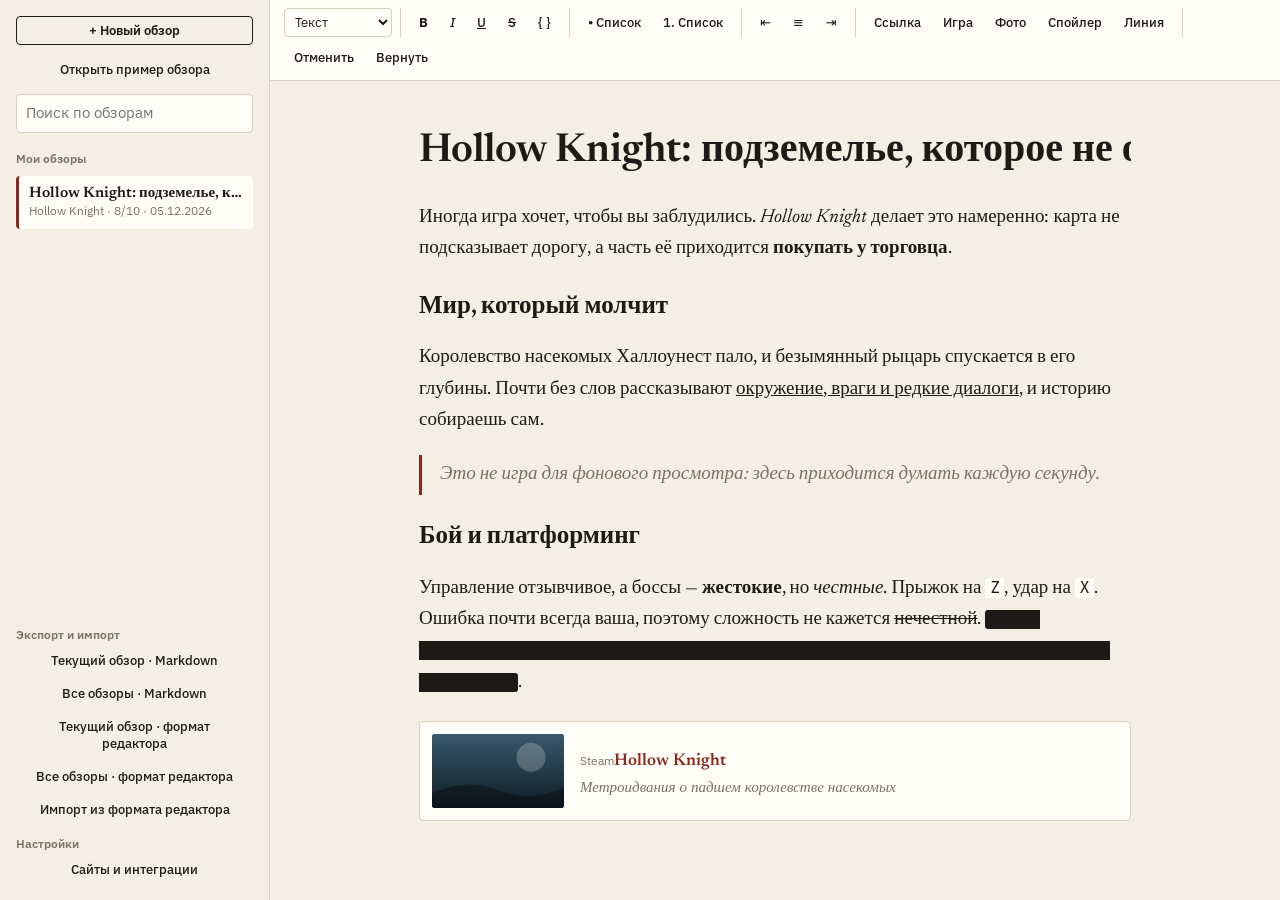
<file: game-review-editor/index.html>
<!doctype html>
<html lang="ru">
<head>
<meta charset="utf-8">
<meta name="viewport" content="width=device-width, initial-scale=1, viewport-fit=cover">
<title>Редактор обзоров игр</title>
<link rel="preconnect" href="https://fonts.gstatic.com" crossorigin>
<link href="https://fonts.googleapis.com/css2?family=Newsreader:ital,opsz,wght@0,6..72,400;0,6..72,600;1,6..72,400&family=IBM+Plex+Sans:wght@400;500;600&display=swap" rel="stylesheet">
<link rel="stylesheet" href="styles.css">
</head>
<body>
<aside>
  <button id="newBtn" style="border-color:var(--ink);font-weight:600">+ Новый обзор</button>
  <button id="sampleBtn">Открыть пример обзора</button>
  <input id="q" placeholder="Поиск по обзорам">
  <h2>Мои обзоры</h2>
  <ul id="list"></ul>
  <div class="tools">
    <h2>Экспорт и импорт</h2>
    <button data-ex="md1">Текущий обзор · Markdown</button>
    <button data-ex="mdA">Все обзоры · Markdown</button>
    <button data-ex="rv1">Текущий обзор · формат редактора</button>
    <button data-ex="rvA">Все обзоры · формат редактора</button>
    <button id="imp">Импорт из формата редактора</button>
    <input type="file" id="impFile" accept=".json,.rvw.json" hidden>
    <h2>Настройки</h2>
    <button id="sites">Сайты и интеграции</button>
  </div>
</aside>

<main>
  <div id="ribbon">
    <div class="grp">
      <select id="style" title="Стиль абзаца">
        <option value="p">Текст</option><option value="h1">Заголовок 1</option><option value="h2">Заголовок 2</option><option value="h3">Заголовок 3</option><option value="blockquote">Цитата</option>
      </select>
    </div>
    <div class="grp">
      <button data-c="bold" title="Жирный"><b>B</b></button><button data-c="italic" title="Курсив"><i>I</i></button><button data-c="underline" title="Подчёркнутый"><u>U</u></button><button data-c="strike" title="Зачёркнутый"><s>S</s></button><button data-c="code" title="Код">{ }</button>
    </div>
    <div class="grp">
      <button data-c="ul">• Список</button><button data-c="ol">1. Список</button>
    </div>
    <div class="grp">
      <button data-c="left" title="По левому краю">⇤</button><button data-c="center" title="По центру">≡</button><button data-c="right" title="По правому краю">⇥</button>
    </div>
    <div class="grp">
      <button data-c="link">Ссылка</button><button data-c="game">Игра</button><button data-c="img">Фото</button><button data-c="spoiler">Спойлер</button><button data-c="hr">Линия</button>
    </div>
    <div class="grp">
      <button data-c="undo">Отменить</button><button data-c="redo">Вернуть</button>
    </div>
  </div>

  <div id="scroll">
    <article>
      <input id="title" placeholder="Заголовок обзора (необязательно)">
      <div id="body" contenteditable="true" spellcheck="true"></div>

      <section class="rev">
        <div class="row" id="gameLine"></div>
        <div class="row"><div id="stars"></div></div>
        <div class="row"><span id="sico"></span><span id="sl"><span id="stxt"></span></span></div>
        <div class="row" id="recs"></div>

        <h3>Аспекты</h3>
        <div id="asp"></div>
        <div class="row"><input id="newAsp" placeholder="Свой аспект, например «Саундтрек»" style="max-width:320px"><button id="addAsp">Добавить аспект</button></div>

        <div class="pc">
          <div><h3>Плюсы</h3><div id="pros"></div><button id="addPro" class="plus">+ Добавить плюс</button></div>
          <div><h3>Минусы</h3><div id="cons"></div><button id="addCon" class="minus">− Добавить минус</button></div>
        </div>

        <div class="row" style="margin-top:36px"><button id="del" style="color:var(--minus)">Удалить обзор</button></div>
      </section>
    </article>
  </div>
</main>

<div id="bubble">
  <button data-c="bold"><b>B</b></button><button data-c="italic"><i>I</i></button><button data-c="underline"><u>U</u></button><button data-c="strike"><s>S</s></button><button data-c="code">{ }</button>
  <button data-c="link">Ссылка</button><button data-c="game">Игра</button><button data-c="spoiler">Спойлер</button>
</div>
<div id="modal"><div id="box"></div></div>
<div id="toast"></div>
<input type="file" id="file" accept="image/*" multiple hidden>

<script src="app.js"></script>
</body>
</html>
</file>
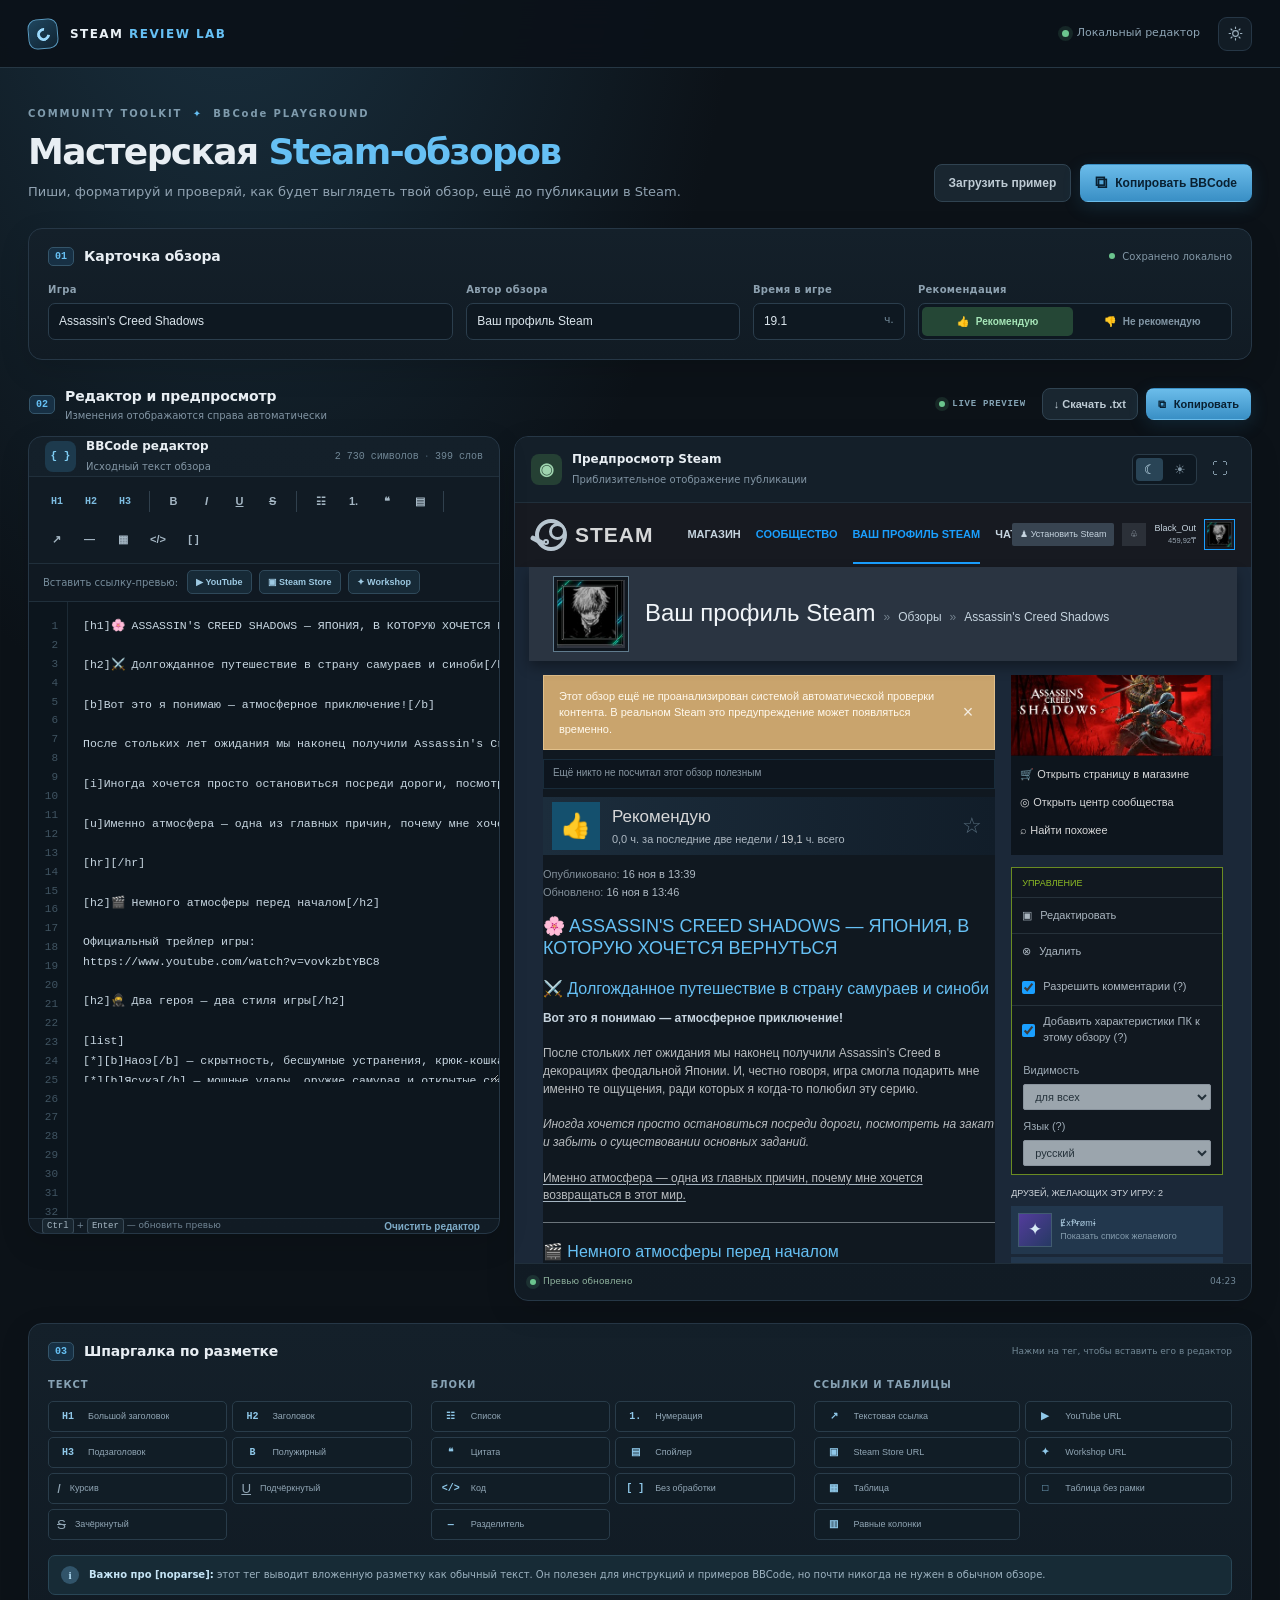
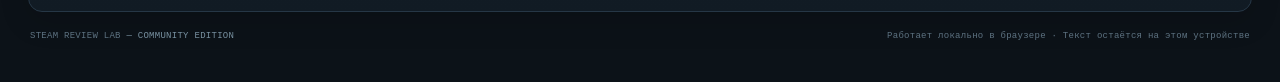
<file: steam-review-preview/index.html>
<!doctype html>
<html lang="ru">
<head>
  <meta charset="utf-8">
  <meta name="viewport" content="width=device-width, initial-scale=1">
  <meta name="theme-color" content="#101820">
  <title>Steam Review Lab — редактор обзоров</title>
  <style>
:root{color-scheme:dark;--bg:#0c1218;--surface:#121c25;--surface-2:#17232e;--surface-3:#1c2b37;--border:#263746;--border-soft:#202f3b;--text:#e8eef3;--muted:#91a3b2;--subtle:#647888;--accent:#66c0f4;--accent-2:#3b9bd4;--green:#7fca9a;--orange:#e4ad64;--shadow:0 18px 50px #0005;--radius:14px}
*{box-sizing:border-box}html{min-width:320px;background:var(--bg)}body{margin:0;background:radial-gradient(ellipse at 18% -12%,#1b3444 0,transparent 35%),var(--bg);color:var(--text);font-family:Inter,system-ui,-apple-system,BlinkMacSystemFont,"Segoe UI",sans-serif;font-size:14px;line-height:1.5}.app-shell{min-height:100vh}.topbar{height:68px;border-bottom:1px solid #263744;background:#0b1219eF;display:flex;align-items:center;justify-content:space-between;padding:0 max(28px,calc((100vw - 1480px)/2));position:sticky;top:0;z-index:5;backdrop-filter:blur(16px)}.brand{display:flex;align-items:center;gap:12px;color:#eaf1f6;text-decoration:none;letter-spacing:.12em;font-size:12px;font-weight:600}.brand b{color:var(--accent);font-weight:800}.brand-mark{width:30px;height:30px;border:1px solid #5a9cc3;border-radius:9px;display:grid;place-items:center;background:linear-gradient(145deg,#1f465f,#102331);transform:rotate(-5deg)}.brand-mark span{width:13px;height:13px;border:3px solid #9bd9fc;border-right-color:transparent;border-radius:50%;transform:rotate(-35deg)}.topbar-right{display:flex;align-items:center;gap:18px}.local-pill{display:flex;align-items:center;gap:8px;color:#8ea5b5;font-size:11px}.local-pill i,.live-indicator i,.render-status i{width:7px;height:7px;border-radius:50%;background:#6bc58e;box-shadow:0 0 0 4px #6bc58e20}.icon-button{height:34px;width:34px;border:1px solid var(--border);border-radius:9px;background:var(--surface);color:#9eb2c0;display:grid;place-items:center;cursor:pointer}.icon-button svg{width:17px;stroke:currentColor;fill:none;stroke-width:1.6;stroke-linecap:round}.main-content{max-width:1480px;margin:0 auto;padding:38px 28px 22px}.intro-row{display:flex;align-items:flex-end;justify-content:space-between;gap:24px;margin-bottom:26px}.eyebrow{font-size:10px;font-weight:700;letter-spacing:.19em;color:#7f9bad;margin-bottom:10px}.eyebrow span{color:var(--accent);padding:0 5px}.intro-row h1{margin:0;font-size:clamp(26px,3vw,36px);line-height:1.15;letter-spacing:-.045em;font-weight:800}.intro-row h1 span{color:var(--accent)}.subtitle{margin:10px 0 0;color:var(--muted);font-size:13px}.intro-actions{display:flex;gap:9px;flex-shrink:0}.button{height:38px;border:1px solid transparent;border-radius:8px;padding:0 14px;font:600 12px Inter,sans-serif;cursor:pointer;transition:.18s ease;display:inline-flex;align-items:center;justify-content:center;gap:8px}.button:hover{transform:translateY(-1px);filter:brightness(1.08)}.button-primary{background:linear-gradient(180deg,#6bbcea,#398fc5);color:#092031;box-shadow:0 5px 18px #328fc52b}.button-quiet{background:#192630;border-color:#304351;color:#bfccd5}.button-small{height:32px;padding:0 11px;font-size:11px}.button-icon{font-size:17px;line-height:0}.panel{background:linear-gradient(180deg,#14202a,#111b24);border:1px solid var(--border);border-radius:var(--radius);box-shadow:0 10px 30px #0002}.meta-panel{padding:17px 19px 19px;margin-bottom:26px}.panel-heading,.reference-head{display:flex;align-items:center;justify-content:space-between;margin-bottom:15px}.panel-heading>div,.reference-head>div{display:flex;align-items:center;gap:10px}.step-index{font:600 10px "JetBrains Mono",monospace;color:var(--accent);border:1px solid #34556a;background:#173044;border-radius:5px;padding:3px 6px}.panel-heading h2,.reference-head h2,.section-title h2{font-size:14px;margin:0;font-weight:700;letter-spacing:-.01em}.autosave{color:#8297a6;font-size:10px;display:flex;align-items:center;gap:7px}.save-dot{height:6px;width:6px;border-radius:50%;background:#6bc58e}.meta-grid{display:grid;grid-template-columns:2fr 1.35fr .75fr 1.55fr;gap:13px}.field{min-width:0;display:flex;flex-direction:column;gap:6px}.field>span{font-size:10px;color:#8da1b0;font-weight:600;letter-spacing:.03em}.field input{height:37px;min-width:0;width:100%;border:1px solid #2b3e4d;border-radius:7px;background:#0e1821;color:#dbe5ec;font:500 12px Inter,sans-serif;padding:0 10px;outline:none;transition:.15s}.field input:focus{border-color:#579fc9;box-shadow:0 0 0 3px #58a9dc1b}.input-suffix{position:relative}.input-suffix input{padding-right:35px}.input-suffix>span{position:absolute;right:11px;top:9px;color:#718898;font-size:11px}.verdict-switch{height:37px;display:flex;background:#0e1821;border:1px solid #2b3e4d;border-radius:7px;padding:3px;gap:3px}.verdict-option{flex:1;border:0;border-radius:5px;background:transparent;color:#8296a5;font:600 10px Inter,sans-serif;cursor:pointer;white-space:nowrap}.verdict-option span{margin-right:4px}.verdict-option.active[data-verdict=positive]{background:#254736;color:#a6e5b8}.verdict-option.active[data-verdict=negative]{background:#4a3030;color:#f0aaa5}.workspace-heading{display:flex;align-items:center;justify-content:space-between;margin:0 1px 13px}.section-title{display:flex;align-items:center;gap:10px}.section-title>div{display:flex;flex-direction:column;gap:1px}.section-title p{margin:0;color:#8194a3;font-size:10px}.workspace-tools{display:flex;align-items:center;gap:8px}.live-indicator{display:flex;align-items:center;gap:7px;color:#85a4b5;font:600 9px "JetBrains Mono",monospace;letter-spacing:.08em;margin-right:8px}.live-indicator i{height:6px;width:6px}.workbench{display:grid;grid-template-columns:minmax(0,1fr) minmax(0,1fr);gap:14px;align-items:stretch}.editor-column,.preview-column{min-width:0;overflow:hidden;display:flex;flex-direction:column}.column-topline{height:66px;padding:0 16px;display:flex;align-items:center;justify-content:space-between;border-bottom:1px solid var(--border-soft)}.column-title{display:flex;align-items:center;gap:10px}.column-title h3{font-size:12px;margin:0;font-weight:700}.column-title small{font-size:10px;color:#8295a4}.column-icon{height:31px;width:31px;border-radius:8px;display:grid;place-items:center;font:600 11px "JetBrains Mono",monospace}.code-icon{color:#7fcdf3;background:#1d3a4d}.eye-icon{color:#9fd4af;background:#254034;font-size:17px}.editor-stats{color:#718796;font:10px "JetBrains Mono",monospace}.stat-separator{padding:0 5px;color:#405463}.toolbar{padding:10px 13px 9px;display:flex;align-items:center;gap:9px;flex-wrap:wrap;border-bottom:1px solid var(--border-soft);background:#111b24}.tool-group{display:flex;gap:4px}.tool-divider{height:21px;width:1px;background:#30404d}.tool-button{height:29px;min-width:29px;padding:0 8px;border:1px solid transparent;border-radius:5px;background:transparent;color:#a5b7c4;cursor:pointer;font:600 11px Inter,sans-serif}.tool-button:hover{background:#233441;border-color:#345164;color:#e1f2fc}.tool-button.strong{font-weight:800}.tool-button.italic{font-style:italic}.tool-button.under{text-decoration:underline}.tool-button.strike{text-decoration:line-through}.tool-heading{font:700 10px "JetBrains Mono",monospace;color:#7dbce0}.quick-inserts{min-height:38px;display:flex;align-items:center;gap:7px;padding:5px 14px;border-bottom:1px solid var(--border-soft);background:#101922}.quick-inserts>span{font-size:10px;color:#778d9c;margin-right:2px}.chip-button{height:24px;padding:0 8px;border:1px solid #2f495a;border-radius:5px;background:#172a37;color:#9dc9e2;font:600 9px Inter,sans-serif;cursor:pointer}.chip-button:hover{background:#203e50;color:#d5efff}.textarea-wrap{display:flex;position:relative;min-height:550px;flex:1;background:#0d161e;overflow:hidden}.line-gutter{width:39px;flex-shrink:0;padding:15px 9px 15px 0;text-align:right;white-space:pre;font:11px/1.72 "JetBrains Mono",monospace;color:#405462;background:#0c151d;border-right:1px solid #1c2a35;user-select:none;overflow:hidden}#sourceEditor{display:block;width:100%;height:550px;min-height:550px;resize:vertical;border:0;outline:0;padding:14px 15px;background:transparent;color:#c8d7e2;font:11.5px/1.72 "JetBrains Mono",Consolas,monospace;tab-size:2;white-space:pre;overflow:auto;caret-color:#7bc7f2}#sourceEditor::selection{background:#35627e;color:#fff}.editor-footer{height:39px;border-top:1px solid var(--border-soft);display:flex;justify-content:space-between;align-items:center;padding:0 13px;color:#718594;font-size:9px}.editor-footer kbd{font:9px "JetBrains Mono",monospace;border:1px solid #3a4b58;border-radius:3px;padding:2px 4px;color:#a9bac6;background:#192630}.text-button{border:0;background:none;color:#7eabc7;font:600 10px Inter,sans-serif;cursor:pointer}.text-button:hover{color:#b9e2fa}.preview-topline{background:#141f29}.preview-switch{display:flex;gap:3px;background:#0e1821;border:1px solid #2a3b48;border-radius:6px;padding:3px}.preview-theme{height:23px;width:27px;border:0;border-radius:4px;background:none;color:#8297a6;cursor:pointer}.preview-theme.active{background:#294456;color:#d3efff}.steam-preview-wrap{padding:13px;background:#101a23;flex:1;min-height:0;transition:background .2s}.steam-community-bar{height:32px;background:#1b3447;display:flex;align-items:center;gap:15px;padding:0 11px;color:#b7c9d5;font-size:8px;letter-spacing:.08em;font-weight:700}.steam-mini-logo{font-size:15px;color:#7cc5ee}.community-spacer{flex:1}.steam-review-card{margin-top:12px;background:#1c2b39;border:1px solid #2c4353;padding:17px 17px 0;box-shadow:0 7px 19px #0002;color:#c7d5e0}.review-top{display:flex;align-items:flex-start;gap:12px}.recommend-icon{width:43px;height:43px;flex-shrink:0;display:grid;place-items:center;background:linear-gradient(145deg,#2b5c7a,#21425a);border:1px solid #477593;border-radius:4px;font-size:21px}.review-heading{flex:1;min-width:0}.recommend-label{font-size:9px;color:#8fc8e8;text-transform:uppercase;letter-spacing:.1em;font-weight:700}.review-game{font-size:15px;font-weight:700;color:#e8f0f5;line-height:1.3;overflow-wrap:anywhere}.review-author{display:flex;align-items:center;gap:6px;margin-top:5px;font-size:9px;color:#8ea6b6}.avatar{height:17px;width:17px;border-radius:3px;display:grid;place-items:center;background:#44657a;color:#e6f3fa;font-size:9px;font-weight:700}.review-date{color:#708898}.hours-badge{display:flex;flex-direction:column;align-items:flex-end;padding-top:4px;flex-shrink:0}.hours-badge strong{font:600 14px "JetBrains Mono",monospace;color:#b8cad5}.hours-badge span{font-size:7px;letter-spacing:.09em;color:#718b9c}.review-divider{height:1px;background:#304553;margin:15px 0}.rendered-review{font-size:12px;line-height:1.65;color:#c9d5df;overflow-wrap:anywhere;min-height:120px}.rendered-review h1{font-size:22px;line-height:1.2;color:#f0f5f8;margin:19px 0 12px;font-weight:800}.rendered-review h2{font-size:18px;line-height:1.3;color:#e5edf3;margin:18px 0 10px;font-weight:700}.rendered-review h3{font-size:15px;color:#dce7ee;margin:16px 0 8px;font-weight:700}.rendered-review p{margin:0 0 11px}.rendered-review strong{color:#e7f0f5}.rendered-review u{text-decoration-color:#84c9ed;text-underline-offset:3px}.rendered-review a{color:#8bcaf0;text-decoration:none}.rendered-review a:hover{text-decoration:underline;color:#c0e6ff}.rendered-review hr{border:0;border-top:1px solid #3a5262;margin:19px 0}.rendered-review blockquote{margin:12px 0;padding:10px 13px;border-left:3px solid #67a9d1;background:#172c3a;color:#b7c9d5}.quote-author{font-size:9px;color:#7fabc7;font-weight:700;margin-bottom:5px}.rendered-review ul,.rendered-review ol{padding-left:22px;margin:5px 0 13px}.rendered-review li{padding-left:2px;margin:3px 0}.rendered-review li::marker{color:#7db9dc}.rendered-review details{margin:10px 0;background:#172b38;border:1px solid #2c4657;border-radius:4px;padding:7px 10px}.rendered-review summary{color:#8ac8ed;cursor:pointer;font-weight:600}.rendered-review details[open] summary{margin-bottom:7px}.rendered-review .noparse-output{white-space:pre-wrap}.rendered-review pre{white-space:pre-wrap;overflow-wrap:anywhere;padding:11px 13px;background:#0e1720;border:1px solid #2a3c49;border-radius:4px;color:#a9c4d6;font:10px/1.6 "JetBrains Mono",monospace;margin:10px 0}.rendered-review table{width:100%;border-collapse:collapse;margin:12px 0;font-size:10px}.rendered-review th,.rendered-review td{border:1px solid #405767;padding:6px 8px;text-align:left;vertical-align:top}.rendered-review th{background:#263c4b;color:#e2edf4;font-weight:700}.rendered-review table.no-border th,.rendered-review table.no-border td{border:0}.rendered-review table.equal-cells{table-layout:fixed}.rendered-review table.equal-cells th,.rendered-review table.equal-cells td{text-align:center}.preview-card{display:flex;gap:11px;align-items:center;padding:9px;background:#132633;border:1px solid #36566c;border-radius:4px;margin:11px 0;color:#c5d8e4;text-decoration:none;max-width:100%;transition:.15s}.preview-card:hover{background:#1a3547;border-color:#5792b8;text-decoration:none}.preview-card-art{width:92px;min-width:92px;height:52px;border-radius:3px;display:grid;place-items:center;background:linear-gradient(135deg,#1f536f,#142d3d);color:#a9dbf7;font-size:23px;overflow:hidden}.preview-card-art.youtube{background:linear-gradient(135deg,#602b2c,#261d25)}.preview-card-art.workshop{background:linear-gradient(135deg,#416048,#213b3d)}.preview-card-art img{width:100%;height:100%;object-fit:cover}.preview-card-copy{min-width:0;display:flex;flex-direction:column;gap:2px}.preview-card-kicker{font-size:7px;letter-spacing:.13em;color:#83b9d6;font-weight:700;text-transform:uppercase}.preview-card-title{font-size:10px;font-weight:700;color:#e4eef4;white-space:nowrap;overflow:hidden;text-overflow:ellipsis}.preview-card-subtitle{font-size:8px;color:#8ba4b4}.preview-bottom-spacer{height:1px}.review-bottom{display:flex;justify-content:space-between;align-items:center;margin:14px -17px 0;padding:10px 17px;background:#172531;border-top:1px solid #2d4251;color:#7f98a8;font-size:9px}.review-bottom b{color:#a9cfe5;font-weight:600;margin:0 3px}.award-placeholder{color:#71899a}.preview-footnote{margin:10px 2px 0;color:#718898;font-size:9px;line-height:1.45}.preview-footer{height:37px;padding:0 15px;display:flex;justify-content:space-between;align-items:center;border-top:1px solid var(--border-soft);color:#718796;font-size:9px}.render-status{display:flex;align-items:center;gap:7px;color:#8eb29d}.render-status i{width:6px;height:6px}.reference-panel{margin-top:22px;padding:17px 19px 16px}.reference-head{margin-bottom:15px}.reference-hint{color:#718795;font-size:9px}.reference-grid{display:grid;grid-template-columns:1fr 1fr 1.15fr;gap:19px}.reference-group h3{font-size:10px;color:#87a2b4;margin:0 0 9px;font-weight:700;text-transform:uppercase;letter-spacing:.09em}.reference-tags{display:grid;grid-template-columns:repeat(2,minmax(0,1fr));gap:5px}.reference-tags button{display:flex;align-items:center;gap:9px;min-width:0;height:31px;padding:0 8px;background:#111d26;border:1px solid #293c4a;border-radius:5px;color:#91a6b5;text-align:left;cursor:pointer}.reference-tags button:hover{border-color:#4b7893;background:#1a2c39;color:#d9ebf5}.reference-tags button b{min-width:22px;color:#8fc8e9;text-align:center;font:700 10px "JetBrains Mono",monospace}.reference-tags button span{font-size:9px;white-space:nowrap;overflow:hidden;text-overflow:ellipsis}.reference-note{display:flex;align-items:center;gap:10px;margin-top:15px;padding:10px 12px;background:#172b36;border:1px solid #294656;border-radius:7px;color:#9cb2c0}.note-icon{height:18px;width:18px;flex-shrink:0;border-radius:50%;display:grid;place-items:center;background:#31546a;color:#b6e1fa;font:700 11px Georgia}.reference-note p{margin:0;font-size:10px;line-height:1.5}.reference-note b{color:#c5e4f5}.app-footer{display:flex;justify-content:space-between;align-items:center;padding:19px 2px;color:#5d7281;font:9px "JetBrains Mono",monospace;letter-spacing:.03em}.app-footer b{color:#7891a1;font-weight:500}.toast{position:fixed;bottom:22px;left:50%;transform:translate(-50%,18px);background:#e5f4fc;color:#102b3c;padding:10px 16px;border-radius:8px;box-shadow:var(--shadow);font-size:11px;font-weight:700;opacity:0;pointer-events:none;transition:.2s;z-index:10}.toast.show{opacity:1;transform:translate(-50%,0)}
/* Preview light theme */
#previewTheme.light{background:#dce4e9}.light .steam-community-bar{background:#254e68;color:#e1edf4}.light .steam-review-card{background:#f2f5f7;border-color:#c4d0d8;color:#344b5b}.light .recommend-icon{background:#d5eaf5;border-color:#b6d5e5}.light .recommend-label{color:#327ba5}.light .review-game{color:#1b3445}.light .review-author{color:#607989}.light .avatar{background:#9bb6c6;color:#173246}.light .hours-badge strong{color:#365466}.light .hours-badge span{color:#748c9b}.light .review-divider{background:#cbd8df}.light .rendered-review{color:#344d5c}.light .rendered-review h1,.light .rendered-review h2,.light .rendered-review h3{color:#18394d}.light .rendered-review blockquote{background:#e3edf2;color:#3e5969}.light .rendered-review pre{background:#e5edf1;border-color:#cad7df;color:#334e60}.light .rendered-review th{background:#d6e4eb;color:#213e50}.light .rendered-review th,.light .rendered-review td{border-color:#b5c8d3}.light .rendered-review table.no-border th,.light .rendered-review table.no-border td{border:0}.light .rendered-review details{background:#e5eef2;border-color:#c6d7e0}.light .rendered-review summary{color:#276f9a}.light .rendered-review a{color:#2678a8}.light .review-bottom{background:#e7edf1;border-color:#cbd8df;color:#627d8d}.light .review-bottom b{color:#2e6e91}.light .preview-card{background:#e4edf2;border-color:#bdd0dc}.light .preview-card-title{color:#214257}.light .preview-card-subtitle{color:#607c8d}.light .preview-card-kicker{color:#477e9e}.light .preview-card-art{color:#e2f5ff}
body.light-ui{--bg:#e9eff3;--surface:#fff;--surface-2:#f4f7f9;--surface-3:#edf3f6;--border:#cbd7df;--border-soft:#dce5ea;--text:#193246;--muted:#5f7687;--subtle:#8499a7}body.light-ui{background:radial-gradient(ellipse at 18% -12%,#d4e8f2 0,transparent 35%),var(--bg);color:var(--text)}body.light-ui .topbar{background:#f6fafbea;border-color:#cfdae1}body.light-ui .brand{color:#203a4c}body.light-ui .panel{background:linear-gradient(180deg,#fff,#f6f9fb)}body.light-ui .field input,body.light-ui .verdict-switch{background:#f6f9fb;color:#284558;border-color:#cbd8df}body.light-ui .toolbar,body.light-ui .quick-inserts{background:#f1f6f8;border-color:#dce5ea}body.light-ui .tool-button{color:#526f82}body.light-ui .tool-button:hover{background:#dfedf4;color:#244b63}body.light-ui .textarea-wrap{background:#f8fbfc}body.light-ui .line-gutter{background:#f1f6f8;color:#99aab5;border-color:#dce5ea}body.light-ui #sourceEditor{color:#29495d}body.light-ui .column-topline,body.light-ui .editor-footer,body.light-ui .preview-footer{border-color:#dce5ea}body.light-ui .button-quiet{background:#edf3f6;border-color:#cad8e0;color:#35566a}body.light-ui .reference-tags button{background:#f4f8fa;border-color:#d3dfe6;color:#547083}body.light-ui .reference-note{background:#e8f2f7;border-color:#c8dce7;color:#4b6d82}body.light-ui .steam-preview-wrap{background:#dce4e9}body.light-ui .steam-review-card{background:#f2f5f7}body.light-ui .preview-footnote{color:#5b7484}
@media(max-width:1100px){.meta-grid{grid-template-columns:1.5fr 1.2fr .7fr}.field-verdict{grid-column:1/-1}.workbench{grid-template-columns:1fr}.textarea-wrap,#sourceEditor{min-height:390px;height:390px}.preview-column{min-height:640px}.reference-grid{grid-template-columns:1fr 1fr}.reference-group:last-child{grid-column:1/-1}}
@media(max-width:700px){.topbar{padding:0 16px;height:58px}.local-pill{display:none}.main-content{padding:25px 13px 15px}.intro-row{display:block}.intro-actions{margin-top:17px}.meta-grid{grid-template-columns:1fr 1fr}.field-game,.field-verdict{grid-column:1/-1}.workspace-heading{align-items:flex-start;gap:12px;flex-direction:column}.workspace-tools{width:100%;justify-content:flex-end}.live-indicator{margin-right:auto}.column-topline{padding:0 11px}.toolbar{gap:6px;padding:8px}.tool-divider{display:none}.quick-inserts{flex-wrap:wrap;padding:8px}.quick-inserts>span{width:100%}.editor-stats{font-size:8px}.textarea-wrap,#sourceEditor{min-height:360px;height:360px}.reference-grid{grid-template-columns:1fr}.reference-group:last-child{grid-column:auto}.reference-hint{display:none}.app-footer{gap:10px;align-items:flex-start;flex-direction:column}.steam-community-bar{gap:8px;font-size:7px}.community-spacer{display:none}.review-top{gap:8px}.hours-badge span{font-size:6px}.steam-review-card{padding:12px 11px 0}.review-bottom{margin:14px -11px 0;padding:9px 11px}.rendered-review h1{font-size:19px}.preview-card-art{width:70px;min-width:70px;height:45px}}

  
/* === Steam Community reference layout === */
.workbench{grid-template-columns:minmax(360px,.78fr) minmax(0,1.22fr);align-items:start}
.editor-column{position:sticky;top:82px;max-height:calc(100vh - 102px)}
.editor-column .textarea-wrap{min-height:0;flex:1}
.editor-column #sourceEditor{height:100%;min-height:480px;resize:vertical}
.preview-column{min-height:720px}
.preview-column.is-expanded{position:fixed;inset:12px;z-index:1000;max-height:none;min-height:0;border-radius:10px;box-shadow:0 0 0 100vmax #000b,0 25px 90px #000b}
.preview-column.is-expanded .steam-preview-wrap{overflow:auto;max-height:calc(100vh - 108px)}
.preview-column.is-expanded .preview-footer{display:none}
.preview-expand{font-size:16px;width:30px;height:27px}
.preview-topline{gap:8px}
.preview-switch{margin-left:auto}
.steam-preview-wrap{padding:0;background:#1b2838;overflow:auto;max-height:calc(100vh - 190px);min-height:760px;border:0}
.steam-page-frame{width:100%;min-width:0;margin:0 auto;background:#1b2838;color:#c6d4df;font-family:Arial,Helvetica,sans-serif;font-size:13px;line-height:1.45;box-shadow:0 8px 28px #0004}
.steam-global-nav{height:64px;background:#171a21;display:flex;align-items:center;justify-content:space-between;padding:0 16px 0 20px;gap:10px;color:#d6d7d8}
.steam-nav-left{display:flex;align-items:center;min-width:0;gap:8px}
.steam-brand-mark{width:32px;height:32px;border:4px solid #c6d4df;border-radius:50%;position:relative;flex:0 0 auto;opacity:.92}
.steam-brand-mark:before{content:"";position:absolute;width:11px;height:11px;border:3px solid #c6d4df;border-radius:50%;right:-3px;top:0;background:#171a21}
.steam-brand-mark:after{content:"";position:absolute;width:15px;height:5px;background:#c6d4df;transform:rotate(28deg);left:-9px;bottom:4px;border-radius:6px}
.steam-brand-mark span{position:absolute;width:6px;height:6px;background:#171a21;border:2px solid #c6d4df;border-radius:50%;left:4px;bottom:2px;z-index:2}
.steam-brand-word{font-size:21px;font-weight:800;letter-spacing:1px;margin-right:26px;color:#d6d7d8}
.steam-nav-links{display:flex;align-items:center;gap:15px;min-width:0;white-space:nowrap;font-size:11px;font-weight:700;color:#c6d4df}
.steam-nav-links span{display:block}
.steam-nav-links .active,.steam-nav-links .profile-nav-name{color:#1a9fff}
.steam-nav-links .profile-nav-name{border-bottom:2px solid #1a9fff;padding:22px 0 19px}
.steam-nav-right{display:flex;align-items:center;gap:8px;white-space:nowrap;font-size:9px;color:#c6d4df}
.steam-install{background:#384451;padding:5px 8px;border-radius:2px}
.steam-bell{padding:5px 8px;background:#2b3038}
.steam-account{text-align:right;line-height:1.3}
.steam-account small{color:#9ba8b4}
.steam-nav-avatar{width:31px;height:31px;object-fit:cover;border:1px solid #1a9fff;padding:2px}
.steam-profile-strip{height:94px;margin:0 14px;background:#2a3441;display:flex;align-items:center;gap:16px;padding:11px 24px;box-shadow:0 6px 12px #0005;position:relative;z-index:1}
.steam-profile-avatar{width:76px;height:76px;object-fit:cover;border:1px solid #607b8d;padding:3px;background:#111820}
.steam-profile-crumbs{display:flex;align-items:baseline;gap:8px;flex-wrap:wrap;color:#c6d4df;font-size:12px;min-width:0}
.steam-profile-name{font-size:24px;color:#f1f5f9;font-weight:400}
.crumb-sep{color:#73818d}
#previewGame{overflow-wrap:anywhere}
.steam-review-layout{display:grid;grid-template-columns:minmax(0,2.05fr) minmax(190px,.96fr);gap:16px;margin:0 28px 0 28px;padding:14px 0 28px;align-items:start}
.steam-review-main{min-width:0;background:#101820;padding:0 0 22px;color:#c6d4df}
.steam-moderation-notice{margin:0 0 9px;padding:12px 15px;background:#c9a46d;border:1px solid #e2c08a;color:#fff9ed;display:flex;align-items:center;gap:10px;font-size:11px;line-height:1.5}
.steam-moderation-notice button{margin-left:auto;flex:0 0 auto;border:0;background:transparent;color:#fff;font-size:18px;cursor:pointer;opacity:.8}
.steam-moderation-notice.hidden{display:none}
.steam-helpful-line{height:30px;background:#0d151e;border:1px solid #182b3a;color:#8796a2;padding:6px 9px;font-size:10px;margin-bottom:8px}
.steam-recommend-row{height:50px;display:flex;align-items:center;background:linear-gradient(90deg,#1c2d3c,#111d29);gap:11px;padding:5px 8px;margin-bottom:14px}
.steam-thumb-icon{width:45px;height:42px;display:grid;place-items:center;background:#14506e;color:#4db9e8;font-size:28px;line-height:1;flex:0 0 auto}
.steam-recommend-copy{min-width:0;display:flex;flex-direction:column;gap:2px}
.steam-recommend-label{font-size:15px;color:#d6d7d8}
.steam-playtime{font-size:10px;color:#aeb9c3}
.steam-playtime b{font-weight:400;color:#d6d7d8}
.steam-award-star{margin-left:auto;color:#576d7d;font-size:22px;padding-right:4px}
.steam-published{display:flex;flex-direction:column;gap:2px;color:#83909b;font-size:10px;margin:0 0 16px}
.steam-published b{font-weight:400;color:#aeb9c3}
.rendered-review{font-size:12px;line-height:1.48;color:#b8bcbf;overflow-wrap:anywhere;min-height:160px}
.rendered-review h1{font-size:21px;line-height:1.22;color:#66c0f4;margin:18px 0 17px;font-weight:400;letter-spacing:0;text-transform:none}
.rendered-review h2{font-size:16px;line-height:1.3;color:#66c0f4;margin:28px 0 18px;font-weight:400}
.rendered-review h3{font-size:13px;color:#66c0f4;margin:22px 0 12px;font-weight:400}
.rendered-review p{margin:0 0 13px}
.rendered-review strong{color:#c6d4df}
.rendered-review u{text-decoration-color:#a5b5c2;text-underline-offset:2px}
.rendered-review a{color:#c6d4df;text-decoration:underline;text-decoration-color:#667c8b}
.rendered-review a:hover{color:#66c0f4}
.rendered-review hr{border:0;border-top:1px solid #6b747b;margin:24px 0 28px}
.rendered-review blockquote{margin:16px 0 20px;padding:11px 13px;border:1px solid #3b4d5a;background:#121e28;color:#b8c6d1;border-radius:2px;font-size:11px}
.rendered-review .quote-author{font-size:10px;color:#a7b9c7;font-style:italic;margin-bottom:6px}
.rendered-review ul,.rendered-review ol{padding-left:31px;margin:8px 0 20px}
.rendered-review li{padding-left:1px;margin:1px 0}
.rendered-review li::marker{color:#c6d4df}
.rendered-review details{margin:12px 0;background:#121d27;border:1px solid #344653;padding:8px 10px;border-radius:2px}
.rendered-review summary{color:#66c0f4;cursor:pointer;font-weight:600}
.rendered-review details[open] summary{margin-bottom:8px}
.rendered-review .noparse-output{white-space:pre-wrap;color:#b8bcbf}
.rendered-review pre{white-space:pre-wrap;overflow-wrap:anywhere;padding:11px 13px;background:#030609;border:0;border-radius:0;color:#9ca7b0;font:10px/1.55 Consolas,monospace;margin:12px 0 20px}
.rendered-review table{width:auto;max-width:100%;border-collapse:collapse;margin:15px 0 22px;font-size:10px;color:#b8c1c9;table-layout:auto}
.rendered-review th,.rendered-review td{border:1px solid #4b5963;padding:4px 6px;text-align:left;vertical-align:top}
.rendered-review th{background:#192630;color:#c6d4df;font-weight:600}
.rendered-review table.no-border th,.rendered-review table.no-border td{border:0}
.rendered-review table.equal-cells{width:100%;table-layout:fixed}
.rendered-review table.equal-cells th,.rendered-review table.equal-cells td{text-align:center}
.rendered-review .steam-youtube-widget,.rendered-review .steam-workshop-widget,.rendered-review .steam-store-widget{display:flex;text-decoration:none;margin:12px 0 28px;color:#c6d4df;max-width:100%;overflow:hidden}
.steam-youtube-widget{background:#1d2936;border-radius:4px;padding:8px;gap:12px;min-height:128px}
.steam-youtube-thumb{width:126px;min-width:126px;height:94px;object-fit:cover;background:#070b10;border:1px solid #334453}
.steam-youtube-copy{min-width:0;display:flex;flex-direction:column;gap:5px;font-size:10px;line-height:1.4}
.steam-youtube-title{font-size:12px;color:#c7d9e4;text-decoration:underline;text-decoration-color:#627788}
.steam-youtube-views{color:#a3aeb8}
.steam-youtube-description{color:#aeb9c2;display:-webkit-box;-webkit-line-clamp:3;-webkit-box-orient:vertical;overflow:hidden}
.steam-workshop-widget{align-items:center;gap:12px;background:linear-gradient(110deg,#1f2b38,#18222d);border-radius:4px;padding:8px;min-height:90px;max-width:620px}
.steam-workshop-thumb{width:94px;height:94px;object-fit:cover;flex:0 0 auto}
.steam-widget-copy{min-width:0;display:flex;flex-direction:column;gap:4px}
.steam-widget-title{font-size:13px;color:#c6d4df;text-decoration:underline;text-underline-offset:2px}
.steam-widget-meta{font-size:10px;color:#aebac4}
.steam-widget-meta em{font-style:normal;color:#7e9cb1}
.steam-store-widget{display:block;max-width:620px;background:#323e4e;border:1px solid #45566a;padding:10px 12px 12px;position:relative;box-shadow:0 4px 8px #0005}
.steam-store-title{font-size:17px;color:#fff;margin-bottom:10px;padding-right:34px}
.steam-store-brand{position:absolute;right:10px;top:8px;color:#aeb7c2;font-size:21px}
.steam-store-content{display:grid;grid-template-columns:42% 1fr;gap:11px;align-items:start}
.steam-store-capsule{width:100%;height:76px;object-fit:cover}
.steam-store-description{font-size:10px;line-height:1.3;color:#d1d7dd}
.steam-store-footer{height:29px;display:flex;justify-content:flex-end;align-items:center;gap:4px;margin-top:-2px}
.steam-platform-mark{margin-right:auto;color:#e5ebef;font-size:14px}
.steam-store-price{background:#0b1016;color:#d7e1e9;padding:5px 9px;font-size:11px}
.steam-buy-button{background:#75a83b;color:#eaffce;padding:5px 11px;font-size:11px;border-radius:2px}
.steam-pc-specs{display:flex;flex-direction:column;gap:2px;background:#466887;color:#d0e3f0;padding:7px 9px;margin:28px 0 40px;max-width:620px;font-size:11px;line-height:1.35}
.steam-pc-specs b{font-size:12px}
.steam-comments-bar{height:28px;background:#21364d;color:#aebdca;display:flex;align-items:center;gap:15px;padding:0 8px;font-size:10px;margin-top:20px}
.steam-comments-bar label{display:flex;align-items:center;gap:4px}
.steam-comments-bar input{width:11px;height:11px;margin:0}
.steam-comment-input{height:53px;background:#0a1118;display:flex;align-items:center;gap:10px;padding:7px;border:1px solid #253744;color:#788d9d;font-size:10px}
.steam-comment-input img{width:36px;height:36px;object-fit:cover}
.steam-review-sidebar{min-width:0;display:flex;flex-direction:column;gap:12px}
.steam-game-widget{background:#0d151d;padding:0 0 10px;display:flex;flex-direction:column;gap:0}
.steam-game-cover{width:100%;height:auto;aspect-ratio:2.6/1;object-fit:cover;display:block;margin-bottom:5px}
.steam-game-widget a{color:#d6d7d8;text-decoration:none;font-size:11px;padding:6px 9px;display:block}
.steam-game-widget a:hover{color:#66c0f4}
.steam-management{border:1px solid #6a8b22;background:#111820;color:#aab5bf;padding:9px 0 8px}
.steam-management-title{font-size:9px;color:#8dbb25;padding:0 10px 7px}
.steam-manage-row{min-height:36px;border-top:1px solid #26313a;padding:8px 10px;display:flex;align-items:center;gap:8px;font-size:11px;color:#aab5bf}
.steam-manage-row:first-of-type{border-top:0}
.steam-manage-row input{width:13px;height:13px;margin:0;accent-color:#1a9fff;flex:0 0 auto}
.steam-select-label{padding:9px 11px 0;display:flex;flex-direction:column;gap:5px;font-size:11px;color:#9daab5}
.steam-select-label select{height:26px;border:1px solid #89939d;border-radius:2px;background:#9ba5ad;color:#24313a;padding:0 7px;font:11px Arial,sans-serif}
.steam-friends-block{display:flex;flex-direction:column;gap:3px}
.steam-friends-title{font-size:9px;color:#d2d8de;padding:0 0 3px}
.steam-friend{height:48px;background:#22374d;display:flex;align-items:center;gap:8px;padding:4px 7px;min-width:0}
.friend-avatar{width:34px;height:34px;display:grid;place-items:center;border:1px solid #415b70;background:#293d51;color:#d6e9f5;font-size:17px;flex:0 0 auto}
.friend-avatar.purple{background:linear-gradient(135deg,#533c9c,#263963)}.friend-avatar.blue{background:linear-gradient(135deg,#365caa,#23344d)}.friend-avatar.pink{background:linear-gradient(135deg,#a75c8e,#3d385f)}.friend-avatar.red{background:linear-gradient(135deg,#a24b46,#3e343c)}.friend-avatar.green{background:linear-gradient(135deg,#477d65,#293c3d)}
.steam-friend span:last-child{display:flex;flex-direction:column;min-width:0;overflow:hidden}
.steam-friend b{font-size:9px;color:#a9c8dc;white-space:nowrap;overflow:hidden;text-overflow:ellipsis;font-weight:400}
.steam-friend small{font-size:9px;color:#849cad;white-space:nowrap;overflow:hidden;text-overflow:ellipsis}
.preview-footnote{padding:8px 10px;color:#7b93a5;font-size:9px;background:#182433;line-height:1.4}
#previewTheme.light .steam-page-frame{background:#dce4e9;color:#344b5b}
#previewTheme.light .steam-review-main{background:#f3f5f7;color:#344b5b}
#previewTheme.light .steam-profile-strip{background:#cbd7df}
#previewTheme.light .steam-profile-name,#previewTheme.light .steam-profile-crumbs{color:#213d51}
#previewTheme.light .steam-helpful-line{background:#e0e8ed;border-color:#c7d2da;color:#607989}
#previewTheme.light .steam-recommend-row{background:#d5e4ed}
#previewTheme.light .steam-recommend-label{color:#335a72}
#previewTheme.light .steam-playtime,#previewTheme.light .steam-published{color:#5c7586}
#previewTheme.light .steam-playtime b,#previewTheme.light .steam-published b{color:#34576e}
#previewTheme.light .rendered-review{color:#344b5b}
#previewTheme.light .rendered-review strong{color:#1d3e54}
#previewTheme.light .rendered-review blockquote{background:#e5edf2;color:#3e5969;border-color:#c2d0d9}
#previewTheme.light .rendered-review pre{background:#1c2329;color:#d0dce5}
#previewTheme.light .rendered-review th,#previewTheme.light .rendered-review td{border-color:#b5c8d3}
#previewTheme.light .rendered-review th{background:#d6e4eb;color:#213e50}
#previewTheme.light .steam-youtube-widget,#previewTheme.light .steam-workshop-widget{background:#dce6ec}
#previewTheme.light .steam-youtube-title,#previewTheme.light .steam-widget-title{color:#214257}
#previewTheme.light .steam-youtube-description,#previewTheme.light .steam-widget-meta{color:#536e80}
#previewTheme.light .steam-management{background:#f3f5f7}
#previewTheme.light .steam-manage-row{color:#506879;border-color:#d1dce2}
#previewTheme.light .steam-game-widget{background:#d5e0e7}
#previewTheme.light .steam-game-widget a{color:#27485d}
#previewTheme.light .steam-friend{background:#d1e0e9}
#previewTheme.light .steam-friend b{color:#365f7d}
#previewTheme.light .steam-pc-specs{color:#eff7fc}
@media(max-width:1180px){.workbench{grid-template-columns:1fr}.editor-column{position:relative;top:auto;max-height:none}.editor-column .textarea-wrap{min-height:450px}.editor-column #sourceEditor{height:520px;min-height:520px}.steam-preview-wrap{max-height:none}.preview-column{min-height:780px}}
@media(max-width:680px){.steam-global-nav{height:54px;padding:0 9px}.steam-brand-word{font-size:17px;margin-right:7px}.steam-nav-links{gap:8px;font-size:8px}.steam-nav-links span:nth-child(1),.steam-nav-links span:nth-child(4),.steam-nav-links span:nth-child(5),.steam-install,.steam-bell,.steam-account{display:none}.steam-profile-strip{margin:0 6px;height:auto;min-height:74px;padding:8px 10px;gap:10px}.steam-profile-avatar{width:54px;height:54px}.steam-profile-name{font-size:18px}.steam-profile-crumbs{font-size:10px;gap:5px}.steam-review-layout{grid-template-columns:1fr;margin:0 8px;padding-top:9px;gap:15px}.steam-review-sidebar{display:grid;grid-template-columns:1fr 1fr;align-items:start}.steam-game-widget{grid-column:1/-1}.steam-management{grid-column:1/-1}.steam-friends-block{min-width:0}.steam-moderation-notice{font-size:9px;padding:8px}.rendered-review h1{font-size:18px}.rendered-review h2{font-size:14px}.steam-youtube-thumb{width:95px;min-width:95px;height:70px}.steam-youtube-widget{min-height:90px}.steam-store-title{font-size:14px}.steam-store-content{grid-template-columns:38% 1fr}.steam-store-capsule{height:58px}.steam-review-sidebar{font-size:10px}}


/* === Precision pass: compact Steam-like spacing and resilient link cards === */
.rendered-review h1{font-size:18px;margin:14px 0 14px;line-height:1.23}
.rendered-review h2{margin:19px 0 11px;line-height:1.28}
.rendered-review h3{margin:16px 0 9px;line-height:1.3}
.rendered-review p{margin:0 0 10px}
.rendered-review hr{margin:17px 0 19px}
.rendered-review ul,.rendered-review ol{margin:6px 0 16px;padding-left:24px}
.rendered-review blockquote{margin:12px 0 16px;padding:9px 11px}
.rendered-review pre{margin:9px 0 15px;padding:9px 11px}
.rendered-review details{margin:9px 0 15px;padding:8px 10px}
.rendered-review table{margin:10px 0 16px;font-size:11px;line-height:1.35}
.rendered-review th,.rendered-review td{padding:5px 7px}
.rendered-review table.equal-cells{width:100%;table-layout:fixed}
.rendered-review table.equal-cells th,.rendered-review table.equal-cells td{width:auto;min-width:0;overflow-wrap:normal;word-break:normal}
.rendered-review table.equal-cells h1,.rendered-review table.equal-cells h2,.rendered-review table.equal-cells h3{margin:0;line-height:1.2;overflow-wrap:normal;word-break:normal}
.rendered-review .steam-youtube-widget,.rendered-review .steam-workshop-widget,.rendered-review .steam-store-widget{margin:8px 0 16px;width:100%;max-width:100%;}
.rendered-review .steam-store-widget{display:block;box-sizing:border-box;}
.steam-youtube-widget{min-height:0;align-items:center;gap:10px;padding:7px;border-radius:3px}
.steam-youtube-thumb{width:112px;min-width:112px;height:84px}
.steam-youtube-copy{gap:3px;font-size:10px;line-height:1.35}
.steam-youtube-title{font-size:12px;line-height:1.3}
.steam-youtube-description{-webkit-line-clamp:2}
.steam-workshop-widget{min-height:0;gap:11px;padding:7px;max-width:100%;align-items:center}
.steam-workshop-thumb{width:78px;height:78px}
.steam-widget-copy{gap:3px}
.steam-widget-title{font-size:13px;line-height:1.3}
.steam-widget-meta{font-size:10px;line-height:1.3}
.steam-store-widget{max-width:100%;padding:10px 11px 9px;overflow:hidden}
.steam-store-title{display:block;width:100%;font-size:16px;line-height:1.25;margin:0 0 8px;padding:0 30px 0 0;overflow-wrap:break-word;word-break:normal;white-space:normal}
.steam-store-content{display:grid;width:100%;grid-template-columns:minmax(120px,40%) minmax(0,1fr);gap:10px;align-items:start}
.steam-store-capsule{display:block;width:100%;min-width:0;height:auto;aspect-ratio:460/215;object-fit:cover}
.steam-store-description{min-width:0;font-size:10px;line-height:1.35;overflow-wrap:break-word;word-break:normal}
.steam-store-footer{display:flex;width:100%;height:auto;min-height:27px;justify-content:flex-end;align-items:center;gap:5px;margin:8px 0 0}
.steam-platform-mark{margin-right:auto;flex:0 0 auto}
.steam-store-price,.steam-buy-button{display:inline-flex;align-items:center;justify-content:center;flex:0 0 auto;white-space:nowrap;overflow-wrap:normal;word-break:normal;line-height:1.2}
.steam-store-price{padding:5px 8px;font-size:11px}
.steam-buy-button{padding:5px 9px;font-size:10px}
.steam-recommend-label{font-size:17px;letter-spacing:0;text-transform:none;font-weight:400}
.steam-playtime{font-size:11px}
.steam-recommend-row{height:58px;gap:12px;padding:6px 9px;margin-bottom:12px}
.steam-thumb-icon{width:48px;height:48px;font-size:24px}
.steam-published{font-size:11px;margin-bottom:13px}
.steam-published span{line-height:1.45}
.rendered-review .noparse-output{white-space:pre-wrap;overflow-wrap:anywhere}
@media(max-width:680px){
  .steam-youtube-thumb{width:92px;min-width:92px;height:69px}
  .steam-workshop-thumb{width:68px;height:68px}
  .steam-store-content{grid-template-columns:minmax(105px,38%) minmax(0,1fr)}
  .steam-store-title{font-size:14px}
  .steam-store-buy-button{font-size:9px}
}


/* === Final fidelity pass: native Steam code / paragraph / verdict rhythm === */
.rendered-review pre{
  display:block;
  width:100%;
  max-width:100%;
  margin:11px 0 17px;
  padding:11px 13px;
  border:1px solid #3b4d5a;
  border-radius:3px;
  background:#101820;
  color:#aeb9c2;
  font:10px/1.55 Consolas,"Courier New",monospace;
  white-space:pre-wrap;
  overflow-wrap:anywhere;
  tab-size:4;
}
.rendered-review table{margin:11px 0 18px;}
.rendered-review table h1,
.rendered-review table h2,
.rendered-review table h3{margin:0 0 3px;line-height:1.2;}
.rendered-review table h2{font-size:16px;}
.rendered-review table td strong,
.rendered-review table th strong{font-size:10px;}
.rendered-review p{margin:0 0 11px;}
.rendered-review li{line-height:1.45;}
.rendered-review blockquote{line-height:1.45;}
#previewTheme.light .rendered-review pre{background:#e5edf1;border-color:#cad7df;color:#334e60;}

/* === YouTube preview card: clean 16:9 thumbnail and Steam-like proportions === */
.rendered-review .steam-youtube-widget{
  display:flex;
  align-items:center;
  gap:12px;
  width:100%;
  min-height:0;
  padding:9px 10px;
  margin:8px 0 16px;
  background:#1b2838;
  border:1px solid #26394b;
  border-radius:2px;
  color:#c6d4df;
  text-decoration:none;
  overflow:hidden;
}
.rendered-review .steam-youtube-thumb{
  display:block;
  flex:0 0 126px;
  width:126px;
  height:73px;
  min-width:126px;
  object-fit:cover;
  object-position:center;
  background:#0b1118;
  border:1px solid #35485a;
  border-radius:1px;
}
.rendered-review .steam-youtube-copy{
  display:flex;
  flex:1 1 auto;
  flex-direction:column;
  align-self:center;
  min-width:0;
  gap:3px;
  font-size:11px;
  line-height:1.35;
  overflow:hidden;
}
.rendered-review .steam-youtube-title{
  display:block;
  min-width:0;
  color:#c6d4df;
  font-size:12px;
  line-height:1.3;
  font-weight:400;
  overflow-wrap:anywhere;
  text-decoration:underline;
  text-decoration-color:#61788b;
  text-underline-offset:2px;
}
.rendered-review .steam-youtube-views{
  color:#9daebc;
  font-size:10px;
  line-height:1.3;
}
.rendered-review .steam-youtube-description{
  display:-webkit-box;
  min-width:0;
  color:#afbdc9;
  font-size:11px;
  line-height:1.35;
  -webkit-line-clamp:2;
  -webkit-box-orient:vertical;
  overflow:hidden;
  overflow-wrap:anywhere;
}
#previewTheme.light .rendered-review .steam-youtube-widget{background:#dce6ec;border-color:#c4d1da;}
#previewTheme.light .rendered-review .steam-youtube-title{color:#214257;}
#previewTheme.light .rendered-review .steam-youtube-views,
#previewTheme.light .rendered-review .steam-youtube-description{color:#536e80;}
@media(max-width:680px){
  .rendered-review .steam-youtube-widget{gap:9px;padding:7px;}
  .rendered-review .steam-youtube-thumb{flex-basis:104px;width:104px;min-width:104px;height:60px;}
  .rendered-review .steam-youtube-title{font-size:11px;}
  .rendered-review .steam-youtube-description{font-size:10px;}
}
@media(max-width:420px){
  .rendered-review .steam-youtube-thumb{flex-basis:88px;width:88px;min-width:88px;height:51px;}
  .rendered-review .steam-youtube-copy{gap:2px;}
}

</style>
</head>
<body>
  <div class="app-shell">
    <header class="topbar">
      <a class="brand" href="#" aria-label="Steam Review Lab — главная">
        <span class="brand-mark"><span></span></span>
        <span class="brand-name">STEAM <b>REVIEW LAB</b></span>
      </a>
      <div class="topbar-right">
        <span class="local-pill"><i></i> Локальный редактор</span>
        <button class="icon-button" id="themeToggle" title="Переключить тему интерфейса" aria-label="Переключить тему">
          <svg viewBox="0 0 24 24" aria-hidden="true"><path d="M12 3v2m0 14v2M3 12h2m14 0h2M5.64 5.64l1.42 1.42m9.88 9.88 1.42 1.42m0-12.72-1.42 1.42m-9.88 9.88-1.42 1.42M12 8a4 4 0 1 0 0 8 4 4 0 0 0 0-8Z"/></svg>
        </button>
      </div>
    </header>

    <main class="main-content">
      <section class="intro-row">
        <div>
          <div class="eyebrow">COMMUNITY TOOLKIT <span>✦</span> BBCode PLAYGROUND</div>
          <h1>Мастерская <span>Steam-обзоров</span></h1>
          <p class="subtitle">Пиши, форматируй и проверяй, как будет выглядеть твой обзор, ещё до публикации в Steam.</p>
        </div>
        <div class="intro-actions">
          <button class="button button-quiet" id="loadDemo">Загрузить пример</button>
          <button class="button button-primary" id="copyAllTop"><span class="button-icon">⧉</span> Копировать BBCode</button>
        </div>
      </section>

      <section class="meta-panel panel">
        <div class="panel-heading">
          <div><span class="step-index">01</span><h2>Карточка обзора</h2></div>
          <span class="autosave" id="saveStatus"><span class="save-dot"></span> Автосохранение включено</span>
        </div>
        <div class="meta-grid">
          <label class="field field-game"><span>Игра</span><input id="gameTitle" type="text" value="Assassin's Creed Shadows" maxlength="90" placeholder="Название игры"></label>
          <label class="field"><span>Автор обзора</span><input id="authorName" type="text" value="Ваш профиль Steam" maxlength="50" placeholder="Имя профиля"></label>
          <label class="field field-hours"><span>Время в игре</span><div class="input-suffix"><input id="playHours" type="number" min="0" max="99999" value="19.1"><span>ч.</span></div></label>
          <div class="field field-verdict"><span>Рекомендация</span><div class="verdict-switch" role="group" aria-label="Рекомендация">
            <button class="verdict-option active" data-verdict="positive" type="button"><span>👍</span> Рекомендую</button>
            <button class="verdict-option" data-verdict="negative" type="button"><span>👎</span> Не рекомендую</button>
          </div></div>
        </div>
      </section>

      <section class="workspace-heading">
        <div class="section-title"><span class="step-index">02</span><div><h2>Редактор и предпросмотр</h2><p>Изменения отображаются справа автоматически</p></div></div>
        <div class="workspace-tools">
          <span class="live-indicator"><i></i> LIVE PREVIEW</span>
          <button class="button button-small button-quiet" id="downloadTxt">↓ Скачать .txt</button>
          <button class="button button-small button-primary" id="copyAll"><span>⧉</span> Копировать</button>
        </div>
      </section>

      <section class="workbench">
        <div class="editor-column panel">
          <div class="column-topline">
            <div class="column-title"><span class="column-icon code-icon">{ }</span><div><h3>BBCode редактор</h3><small>Исходный текст обзора</small></div></div>
            <div class="editor-stats"><span id="charCount">0 символов</span><span class="stat-separator">·</span><span id="wordCount">0 слов</span></div>
          </div>
          <div class="toolbar" aria-label="Панель форматирования">
            <div class="tool-group">
              <button class="tool-button tool-heading" data-wrap="h1" title="Большой заголовок">H1</button>
              <button class="tool-button tool-heading" data-wrap="h2" title="Заголовок">H2</button>
              <button class="tool-button tool-heading" data-wrap="h3" title="Маленький заголовок">H3</button>
            </div>
            <span class="tool-divider"></span>
            <div class="tool-group">
              <button class="tool-button strong" data-wrap="b" title="Полужирный">B</button>
              <button class="tool-button italic" data-wrap="i" title="Курсив">I</button>
              <button class="tool-button under" data-wrap="u" title="Подчёркнутый">U</button>
              <button class="tool-button strike" data-wrap="strike" title="Зачёркнутый">S</button>
            </div>
            <span class="tool-divider"></span>
            <div class="tool-group">
              <button class="tool-button" data-insert="list" title="Маркированный список">☷</button>
              <button class="tool-button" data-insert="olist" title="Нумерованный список">1.</button>
              <button class="tool-button" data-insert="quote" title="Цитата">❝</button>
              <button class="tool-button" data-insert="spoiler" title="Спойлер">▤</button>
            </div>
            <span class="tool-divider"></span>
            <div class="tool-group">
              <button class="tool-button" data-insert="url" title="Ссылка">↗</button>
              <button class="tool-button" data-insert="hr" title="Горизонтальная линия">―</button>
              <button class="tool-button" data-insert="table" title="Таблица">▦</button>
              <button class="tool-button" data-insert="code" title="Моноширинный блок">&lt;/&gt;</button>
              <button class="tool-button" data-insert="noparse" title="Показать теги буквально">[ ]</button>
            </div>
          </div>
          <div class="quick-inserts">
            <span>Вставить ссылку-превью:</span>
            <button class="chip-button" data-link="youtube">▶ YouTube</button>
            <button class="chip-button" data-link="store">▣ Steam Store</button>
            <button class="chip-button" data-link="workshop">✦ Workshop</button>
          </div>
          <div class="textarea-wrap">
            <div class="line-gutter" id="lineGutter" aria-hidden="true">1</div>
            <textarea id="sourceEditor" spellcheck="false" autocapitalize="off" aria-label="Исходный BBCode обзора" wrap="soft"></textarea>
          </div>
          <div class="editor-footer">
            <span><kbd>Ctrl</kbd> + <kbd>Enter</kbd> — обновить превью</span>
            <button class="text-button" id="clearEditor">Очистить редактор</button>
          </div>
        </div>

        <div class="preview-column panel">
          <div class="column-topline preview-topline">
            <div class="column-title"><span class="column-icon eye-icon">◉</span><div><h3>Предпросмотр Steam</h3><small>Приблизительное отображение публикации</small></div></div>
            <div class="preview-switch" role="group" aria-label="Тема предпросмотра">
              <button class="preview-theme active" data-preview-theme="dark" type="button" title="Тёмная тема">☾</button>
              <button class="preview-theme" data-preview-theme="light" type="button" title="Светлая тема">☀</button>
            </div>
            <button class="preview-theme preview-expand" id="expandPreview" type="button" title="Увеличить предпросмотр">⛶</button>
          </div>
          <div class="steam-preview-wrap" id="previewTheme">
            <div class="steam-page-frame">
              <div class="steam-global-nav">
                <div class="steam-nav-left">
                  <div class="steam-brand-mark" aria-hidden="true"><span></span></div>
                  <span class="steam-brand-word">STEAM</span>
                  <nav class="steam-nav-links" aria-label="Навигация Steam">
                    <span>МАГАЗИН</span><span class="active">СООБЩЕСТВО</span><span class="profile-nav-name" id="navAuthor">BLACK_OUT</span><span>ЧАТ</span><span>ПОДДЕРЖКА</span>
                  </nav>
                </div>
                <div class="steam-nav-right"><span class="steam-install">♟ Установить Steam</span><span class="steam-bell">♧</span><span class="steam-account">Black_Out<br><small>459,92₸</small></span><img class="steam-nav-avatar" src="[data-uri]" alt="Аватар профиля"></div>
              </div>

              <div class="steam-profile-strip">
                <img class="steam-profile-avatar" src="[data-uri]" alt="Аватар автора">
                <div class="steam-profile-crumbs"><span class="steam-profile-name" id="profileAuthor">Black_Out</span><span class="crumb-sep">»</span><span>Обзоры</span><span class="crumb-sep">»</span><span id="previewGame">Assassin's Creed Shadows</span></div>
              </div>

              <div class="steam-review-layout">
                <main class="steam-review-main">
                  <div class="steam-moderation-notice" id="moderationNotice"><span>Этот обзор ещё не проанализирован системой автоматической проверки контента. В реальном Steam это предупреждение может появляться временно.</span><button type="button" id="toggleNotice" title="Скрыть предупреждение">×</button></div>
                  <div class="steam-helpful-line">Ещё никто не посчитал этот обзор полезным</div>
                  <div class="steam-recommend-row">
                    <div class="steam-thumb-icon" id="previewVerdictIcon">👍</div>
                    <div class="steam-recommend-copy"><div class="steam-recommend-label" id="previewVerdict">Рекомендую</div><div class="steam-playtime"><span id="previewRecentHours">0,0 ч.</span> за последние две недели / <b id="previewHours">19,1</b> ч. всего</div></div>
                    <div class="steam-award-star">☆</div>
                  </div>
                  <div class="steam-published"><span>Опубликовано: <b id="publishedDate">16 ноя в 13:39</b></span><span>Обновлено: <b id="updatedDate">16 ноя в 13:46</b></span></div>
                  <article class="rendered-review" id="renderedReview" aria-live="polite"></article>
                  <div class="steam-pc-specs"><b>Характеристики ПК автора:</b><span>Новый ПК 2026 (видно только вам)</span><span>Windows 11</span><span>AMD Ryzen 9 9950X3D 16-Core Processor — RAM: 31 Гбайт</span><span>AMD Radeon RX 9060 XT — VRAM: 8 Гбайт</span></div>
                  <div class="steam-comments-bar"><span>▣ Комментариев: 0</span><label><input type="checkbox" checked> Подписаться</label></div>
                  <div class="steam-comment-input"><img src="[data-uri]" alt=""><span>Оставить комментарий</span></div>
                </main>

                <aside class="steam-review-sidebar">
                  <div class="steam-game-widget">
                    <img class="steam-game-cover" src="[data-uri]" alt="Assassin's Creed Shadows">
                    <a href="https://store.steampowered.com/app/3159330/Assassins_Creed_Shadows/" target="_blank" rel="noopener">🛒 Открыть страницу в магазине</a>
                    <a href="https://steamcommunity.com/app/3159330/" target="_blank" rel="noopener">◎ Открыть центр сообщества</a>
                    <a href="https://store.steampowered.com/search/?term=Assassin%27s%20Creed%20Shadows" target="_blank" rel="noopener">⌕ Найти похожее</a>
                  </div>
                  <div class="steam-management">
                    <div class="steam-management-title">УПРАВЛЕНИЕ</div>
                    <div class="steam-manage-row">▣ <span>Редактировать</span></div>
                    <div class="steam-manage-row">⊗ <span>Удалить</span></div>
                    <label class="steam-manage-row"><input type="checkbox" checked> <span>Разрешить комментарии (?)</span></label>
                    <label class="steam-manage-row"><input type="checkbox" checked> <span>Добавить характеристики ПК к этому обзору (?)</span></label>
                    <div class="steam-select-label">Видимость<select><option>для всех</option><option>только для друзей</option><option>только для меня</option></select></div>
                    <div class="steam-select-label">Язык (?)<select><option>русский</option><option>английский</option></select></div>
                  </div>
                  <div class="steam-friends-block"><div class="steam-friends-title">ДРУЗЕЙ, ЖЕЛАЮЩИХ ЭТУ ИГРУ: 2</div>
                    <div class="steam-friend"><span class="friend-avatar purple">✦</span><span><b>ɆxⱣɍømɨ</b><small>Показать список желаемого</small></span></div>
                    <div class="steam-friend"><span class="friend-avatar blue">◈</span><span><b>Mr_Paul_Sandwich</b><small>Показать список желаемого</small></span></div>
                  </div>
                  <div class="steam-friends-block"><div class="steam-friends-title">ДРУЗЕЙ С ЭТОЙ ИГРОЙ: 3</div>
                    <div class="steam-friend"><span class="friend-avatar pink">ツ</span><span><b>ツ (Андрей)</b><small>28,7 ч.</small></span></div>
                    <div class="steam-friend"><span class="friend-avatar red">M</span><span><b>MorgaN (Артур Морган)</b><small>120,1 ч.</small></span></div>
                    <div class="steam-friend"><span class="friend-avatar green">S</span><span><b>MagicalStarykh</b><small>47,5 ч.</small></span></div>
                  </div>
                </aside>
              </div>
            </div>
            <div class="preview-footnote">Макет повторяет структуру страницы обзора из твоего PDF. Содержимое и карточки ссылок обновляются по BBCode; системные блоки Steam показаны как визуальная имитация.</div>
          </div>
          <div class="preview-footer"><span class="render-status"><i></i> Превью обновлено</span><span id="renderTime">Синхронизация в реальном времени</span></div>
        </div>
      </section>

      <section class="reference-panel panel">
        <div class="reference-head"><div><span class="step-index">03</span><h2>Шпаргалка по разметке</h2></div><span class="reference-hint">Нажми на тег, чтобы вставить его в редактор</span></div>
        <div class="reference-grid">
          <div class="reference-group"><h3>Текст</h3><div class="reference-tags">
            <button data-reference="h1"><b>H1</b><span>Большой заголовок</span></button><button data-reference="h2"><b>H2</b><span>Заголовок</span></button><button data-reference="h3"><b>H3</b><span>Подзаголовок</span></button><button data-reference="b"><b>B</b><span>Полужирный</span></button><button data-reference="i"><i>I</i><span>Курсив</span></button><button data-reference="u"><u>U</u><span>Подчёркнутый</span></button><button data-reference="strike"><s>S</s><span>Зачёркнутый</span></button>
          </div></div>
          <div class="reference-group"><h3>Блоки</h3><div class="reference-tags">
            <button data-reference="list"><b>☷</b><span>Список</span></button><button data-reference="olist"><b>1.</b><span>Нумерация</span></button><button data-reference="quote"><b>❝</b><span>Цитата</span></button><button data-reference="spoiler"><b>▤</b><span>Спойлер</span></button><button data-reference="code"><b>&lt;/&gt;</b><span>Код</span></button><button data-reference="noparse"><b>[ ]</b><span>Без обработки</span></button><button data-reference="hr"><b>―</b><span>Разделитель</span></button>
          </div></div>
          <div class="reference-group"><h3>Ссылки и таблицы</h3><div class="reference-tags">
            <button data-reference="url"><b>↗</b><span>Текстовая ссылка</span></button><button data-reference="youtube"><b>▶</b><span>YouTube URL</span></button><button data-reference="store"><b>▣</b><span>Steam Store URL</span></button><button data-reference="workshop"><b>✦</b><span>Workshop URL</span></button><button data-reference="table"><b>▦</b><span>Таблица</span></button><button data-reference="noborder"><b>□</b><span>Таблица без рамки</span></button><button data-reference="equalcells"><b>▥</b><span>Равные колонки</span></button>
          </div></div>
        </div>
        <div class="reference-note"><span class="note-icon">i</span><p><b>Важно про [noparse]:</b> этот тег выводит вложенную разметку как обычный текст. Он полезен для инструкций и примеров BBCode, но почти никогда не нужен в обычном обзоре.</p></div>
      </section>

      <footer class="app-footer"><span>STEAM REVIEW LAB <b>— COMMUNITY EDITION</b></span><span>Работает локально в браузере · Текст остаётся на этом устройстве</span></footer>
    </main>
    <div class="toast" id="toast" role="status" aria-live="polite"></div>
  </div>
  <script>
(() => {
  'use strict';

  const $ = (selector, root = document) => root.querySelector(selector);
  const $$ = (selector, root = document) => [...root.querySelectorAll(selector)];
  const editor = $('#sourceEditor');
  const rendered = $('#renderedReview');
  const ASSETS = {
    cover: '[data-uri]',
    avatar: '[data-uri]',
    youtube: '[data-uri]',
    store: '[data-uri]',
    workshop: '[data-uri]',
  };
  const STORAGE_KEY = 'steam-review-lab-draft-v2';
  const LEGACY_STORAGE_KEY = 'steam-review-lab-draft-v1';
  let verdict = 'positive';
  let previewTheme = 'dark';
  let toastTimer;

  const demo = `[h1]🌸 ASSASSIN'S CREED SHADOWS — ЯПОНИЯ, В КОТОРУЮ ХОЧЕТСЯ ВЕРНУТЬСЯ[/h1]

[h2]⚔️ Долгожданное путешествие в страну самураев и синоби[/h2]

[b]Вот это я понимаю — атмосферное приключение![/b]

После стольких лет ожидания мы наконец получили Assassin's Creed в декорациях феодальной Японии. И, честно говоря, игра смогла подарить мне именно те ощущения, ради которых я когда-то полюбил эту серию.

[i]Иногда хочется просто остановиться посреди дороги, посмотреть на закат и забыть о существовании основных заданий.[/i]

[u]Именно атмосфера — одна из главных причин, почему мне хочется возвращаться в этот мир.[/u]

[hr][/hr]

[h2]🎬 Немного атмосферы перед началом[/h2]

Официальный трейлер игры:
https://www.youtube.com/watch?v=vovkzbtYBC8

[h2]🥷 Два героя — два стиля игры[/h2]

[list]
[*][b]Наоэ[/b] — скрытность, бесшумные устранения, крюк-кошка и искусство оставаться незамеченной.
[*][b]Ясукэ[/b] — мощные удары, оружие самурая и открытые сражения.
[/list]

[quote=Моё мнение]Лучшее решение разработчиков — дать игроку выбор между двумя разными стилями прохождения.[/quote]

[h2]🏯 Красота игрового мира[/h2]

Смена времён года, погода, освещение, архитектура и множество деталей создают ощущение живого мира.

[table]
[tr]
[th]Категория[/th]
[th]Оценка[/th]
[th]Впечатление[/th]
[/tr]
[tr]
[td]Графика[/td]
[td][b]10/10[/b][/td]
[td]🌸 Великолепно[/td]
[/tr]
[tr]
[td]Скрытность[/td]
[td]9/10[/td]
[td]🥷 Очень хорошо[/td]
[/tr]
[tr]
[td]Исследование[/td]
[td]9/10[/td]
[td]🗺️ Увлекательно[/td]
[/tr]
[/table]

[spoiler]Секретный совет: если увидел красивый пейзаж, обязательно сделай скриншот. Даже если вокруг уже собралась половина вражеского гарнизона.[/spoiler]

[h3]Небольшая памятка синоби[/h3]
[code]
1. Не шуми.
2. Изучи расположение врагов.
3. Найди точку проникновения.
4. Если всё пошло не так — зови Ясукэ.
[/code]

[noparse][b]А этот тег должен отображаться буквально, а не делать текст жирным.[/b][/noparse]

[h2]🔗 Полезные ссылки[/h2]
Страница игры в Steam:
https://store.steampowered.com/app/3159330/Assassins_Creed_Shadows/

Пользовательский контент:
https://steamcommunity.com/sharedfiles/filedetails/?id=1234567890

[url=https://www.ubisoft.com/]Официальный сайт Ubisoft[/url]

[hr][/hr]

[h1]⭐ МОЙ ВЕРДИКТ[/h1]

[b]Assassin's Creed Shadows — прекрасное приключение для всех, кто давно хотел исследовать феодальную Японию.[/b]

[strike]Зайду буквально на полчасика.[/strike] А потом внезапно обнаруживаю, что уже несколько часов исследую очередной замок и фотографирую сакуру. 😂

[table]
[tr]
[td][h2]9/10[/h2][b]Моя оценка[/b][/td]
[td][h2]👍 РЕКОМЕНДУЮ[/h2][b]Однозначно к ознакомлению[/b][/td]
[/tr]
[/table]

[i]Пусть ваш клинок будет острым, шаги бесшумными, а скриншоты — великолепными. 🌸[/i]`;

  const TAGS = {
    h1: ['[h1]', '[/h1]', 'Заголовок'], h2: ['[h2]', '[/h2]', 'Заголовок'], h3: ['[h3]', '[/h3]', 'Подзаголовок'],
    b: ['[b]', '[/b]', 'Полужирный текст'], i: ['[i]', '[/i]', 'Курсив'], u: ['[u]', '[/u]', 'Подчёркнутый текст'], strike: ['[strike]', '[/strike]', 'Зачёркнутый текст'],
    spoiler: ['[spoiler]', '[/spoiler]', 'Скрытый текст'], noparse: ['[noparse]', '[/noparse]', '[b]Теги[/b] будут показаны буквально'],
    quote: ['[quote=Автор]', '[/quote]', 'Текст цитаты'], code: ['[code]', '[/code]', 'Моноширинный текст'], url: ['[url=https://example.com]', '[/url]', 'Текст ссылки']
  };

  function insertAtCursor(text, selectStart = null, selectEnd = null) {
    const start = editor.selectionStart;
    const end = editor.selectionEnd;
    const value = editor.value;
    editor.setRangeText(text, start, end, 'end');
    if (selectStart !== null && selectEnd !== null) {
      editor.focus();
      editor.setSelectionRange(start + selectStart, start + selectEnd);
    } else {
      editor.focus();
    }
    updatePreview();
  }

  function wrapSelection(tag) {
    const spec = TAGS[tag];
    if (!spec) return;
    const [open, close, placeholder] = spec;
    const start = editor.selectionStart;
    const end = editor.selectionEnd;
    const selected = editor.value.slice(start, end);
    const content = selected || placeholder;
    const insertion = `${open}${content}${close}`;
    editor.setRangeText(insertion, start, end, 'select');
    editor.focus();
    if (!selected) editor.setSelectionRange(start + open.length, start + open.length + content.length);
    updatePreview();
  }

  function insertTemplate(type) {
    const templates = {
      list: '[list]\n[*]Первый пункт\n[*]Второй пункт\n[*]Третий пункт\n[/list]',
      olist: '[olist]\n[*]Первый шаг\n[*]Второй шаг\n[*]Третий шаг\n[/olist]',
      quote: '[quote=Автор]\nТекст цитаты\n[/quote]',
      spoiler: '[spoiler]Скрытый текст — нажми, чтобы прочитать[/spoiler]',
      hr: '\n[hr][/hr]\n',
      table: '[table]\n[tr]\n[th]Название[/th]\n[th]Оценка[/th]\n[/tr]\n[tr]\n[td]Графика[/td]\n[td]10/10[/td]\n[/tr]\n[tr]\n[td]Геймплей[/td]\n[td]9/10[/td]\n[/tr]\n[/table]',
      code: '[code]\nСтрока кода или моноширинный текст\n[/code]',
      noparse: '[noparse][b]Эти теги будут показаны как обычный текст.[/b][/noparse]',
      url: '[url=https://example.com]Название ссылки[/url]'
    };
    if (templates[type]) insertAtCursor(templates[type]);
    else if (TAGS[type]) wrapSelection(type);
  }

  function insertQuickLink(type) {
    const links = {
      youtube: 'https://www.youtube.com/watch?v=vovkzbtYBC8',
      store: 'https://store.steampowered.com/app/3159330/Assassins_Creed_Shadows/',
      workshop: 'https://steamcommunity.com/sharedfiles/filedetails/?id=1234567890'
    };
    insertAtCursor(`\n${links[type]}\n`);
  }

  function safeHref(value) {
    try {
      const input = value.trim();
      // Steam examples also allow a bare domain in [url=domain.tld] tags.
      const candidate = /^[a-z][a-z0-9+.-]*:\/\//i.test(input) ? input : `https://${input}`;
      const url = new URL(candidate);
      if (url.protocol === 'http:' || url.protocol === 'https:') return url.href;
    } catch (_) { /* invalid URL */ }
    return null;
  }

  function parseAttributes(raw) {
    const attrs = {};
    const trimmed = (raw || '').trim();

    // Positional values are used by tags such as [url=...] and [quote=Author Name].
    // Keep spaces in the value, stopping only when a named attribute begins.
    const positional = trimmed.match(/^=\s*(?:"([^"]*)"|'([^']*)'|(.+?))(?=\s+[a-z][\w-]*\s*=|$)/i);
    if (positional) attrs.value = (positional[1] ?? positional[2] ?? positional[3] ?? '').trim();

    // Named attributes support both quoted and unquoted values.
    const named = /([a-z][\w-]*)\s*=\s*(?:"([^"]*)"|'([^']*)'|([^\s]+))/gi;
    for (const match of trimmed.matchAll(named)) {
      attrs[match[1].toLowerCase()] = match[2] ?? match[3] ?? match[4] ?? '';
    }
    return attrs;
  }

  const ALLOWED = new Set(['h1','h2','h3','b','u','i','strike','spoiler','noparse','hr','url','list','olist','quote','code','table','tr','th','td','*']);

  function buildAst(source) {
    const root = { tag: 'root', children: [] };
    const stack = [root];
    const tokenRe = /\[(\/)?([a-z0-9*]+)([^\]]*)\]/gi;
    let pos = 0;
    let match;
    const appendText = (text) => { if (text) stack[stack.length - 1].children.push({ tag: '#text', text }); };

    while ((match = tokenRe.exec(source)) !== null) {
      const [full, closing, rawTag, rawAttrs] = match;
      const tag = rawTag.toLowerCase();
      if (!ALLOWED.has(tag)) continue;
      if (match.index > pos) appendText(source.slice(pos, match.index));
      pos = tokenRe.lastIndex;

      // These two tags own their contents. Their inner BBCode must remain literal.
      if (!closing && (tag === 'noparse' || tag === 'code')) {
        const closePattern = new RegExp(`\\[\\/${tag}\\]`, 'ig');
        closePattern.lastIndex = pos;
        const closeMatch = closePattern.exec(source);
        const raw = closeMatch ? source.slice(pos, closeMatch.index) : source.slice(pos);
        stack[stack.length - 1].children.push({ tag, raw });
        if (closeMatch) { pos = closePattern.lastIndex; tokenRe.lastIndex = pos; }
        else { tokenRe.lastIndex = source.length; }
        continue;
      }

      if (tag === 'hr') {
        if (!closing) stack[stack.length - 1].children.push({ tag: 'hr', children: [] });
        continue;
      }

      if (tag === '*') {
        const listIndex = findOpenList(stack);
        if (listIndex >= 0) {
          while (stack.length - 1 > listIndex) stack.pop();
          const item = { tag: 'li', children: [] };
          stack[listIndex].children.push(item);
          stack.push(item);
        } else appendText(full);
        continue;
      }

      if (closing) {
        for (let i = stack.length - 1; i > 0; i--) {
          if (stack[i].tag === tag) { stack.length = i; break; }
        }
        continue;
      }
      const node = { tag, attrs: parseAttributes(rawAttrs), children: [] };
      stack[stack.length - 1].children.push(node);
      stack.push(node);
    }
    if (pos < source.length) appendText(source.slice(pos));
    return root;
  }

  function findOpenList(stack) {
    for (let i = stack.length - 1; i > 0; i--) if (stack[i].tag === 'list' || stack[i].tag === 'olist') return i;
    return -1;
  }

  function appendTextWithBreaks(parent, text, autoLinks = true) {
    const urlRe = /(https?:\/\/[^\s<>]+)/gi;
    let cursor = 0;
    let match;
    while ((match = urlRe.exec(text)) !== null) {
      let rawUrl = match[0];
      let trailing = '';
      while (/[),.!?;:]$/.test(rawUrl)) { trailing = rawUrl.slice(-1) + trailing; rawUrl = rawUrl.slice(0, -1); }
      if (match.index > cursor) appendPlainWithBreaks(parent, text.slice(cursor, match.index));
      if (autoLinks) {
        const href = safeHref(rawUrl);
        if (href) parent.appendChild(createLinkOrCard(href));
        else parent.appendChild(document.createTextNode(rawUrl));
      } else parent.appendChild(document.createTextNode(rawUrl));
      if (trailing) parent.appendChild(document.createTextNode(trailing));
      cursor = match.index + match[0].length;
    }
    if (cursor < text.length) appendPlainWithBreaks(parent, text.slice(cursor));
  }

  function appendPlainWithBreaks(parent, text) {
    // A Steam review source commonly puts every BBCode tag on its own line.
    // Do not turn those formatting newlines into stacks of visible <br> elements.
    const normalized = String(text).replace(/\r\n?/g, '\n').replace(/\n{3,}/g, '\n\n');
    const parts = normalized.split('\n');
    parts.forEach((part, index) => {
      if (part) parent.appendChild(document.createTextNode(part));
      if (index < parts.length - 1) parent.appendChild(document.createElement('br'));
    });
  }

  function createLinkOrCard(href) {
    let url;
    try { url = new URL(href); } catch (_) { return document.createTextNode(href); }
    const host = url.hostname.toLowerCase();
    const path = url.pathname;
    let kind = 'link';
    let id = '';
    if (host.includes('youtube.com') || host === 'youtu.be') {
      const videoId = host === 'youtu.be' ? path.slice(1) : url.searchParams.get('v');
      if (videoId) { kind = 'youtube'; id = videoId; }
    } else if (host === 'store.steampowered.com' && /\/app\/\d+/.test(path)) {
      kind = 'store'; id = (path.match(/\/app\/(\d+)/) || [,''])[1];
    } else if (host === 'steamcommunity.com' && path.includes('/sharedfiles/filedetails')) {
      kind = 'workshop'; id = url.searchParams.get('id') || '';
    }
    if (kind === 'link') {
      const a = document.createElement('a'); a.href = href; a.target = '_blank'; a.rel = 'noopener noreferrer'; a.textContent = href; a.title = href; return a;
    }

    const card = document.createElement('a');
    card.href = href; card.target = '_blank'; card.rel = 'noopener noreferrer';
    if (kind === 'youtube') {
      card.className = 'steam-youtube-widget';
      const img = document.createElement('img'); img.className = 'steam-youtube-thumb'; img.alt = 'Миниатюра видео';
      img.src = id === 'vovkzbtYBC8' ? ASSETS.youtube : `https://img.youtube.com/vi/${encodeURIComponent(id)}/mqdefault.jpg`;
      img.onerror = () => { img.onerror = null; img.src = ASSETS.youtube; };
      const copy = document.createElement('span'); copy.className = 'steam-youtube-copy';
      const title = document.createElement('span'); title.className = 'steam-youtube-title';
      title.textContent = id === 'vovkzbtYBC8' ? "Видео с YouTube™: Assassin's Creed Shadows: Official World Premiere Trailer" : 'Видео с YouTube™';
      const views = document.createElement('span'); views.className = 'steam-youtube-views'; views.textContent = id === 'vovkzbtYBC8' ? 'Просмотров: 11,859,500' : 'Открыть видео на YouTube';
      const desc = document.createElement('span'); desc.className = 'steam-youtube-description'; desc.textContent = id === 'vovkzbtYBC8' ? 'Available March 20, 2025: Watch the official cinematic world premiere trailer of Assassin’s Creed Shadows.' : `YouTube · ${id}`;
      copy.append(title, views, desc); card.append(img, copy); return card;
    }
    if (kind === 'store') {
      card.className = 'steam-store-widget';
      const title = document.createElement('div'); title.className = 'steam-store-title'; title.textContent = id === '3159330' ? "Купить Assassin's Creed Shadows" : 'Открыть игру в Steam';
      const brand = document.createElement('div'); brand.className = 'steam-store-brand'; brand.textContent = '◉';
      const content = document.createElement('div'); content.className = 'steam-store-content';
      const img = document.createElement('img'); img.className = 'steam-store-capsule'; img.src = id === '3159330' ? ASSETS.store : ASSETS.cover; img.alt = 'Обложка игры';
      const desc = document.createElement('div'); desc.className = 'steam-store-description'; desc.textContent = id === '3159330' ? 'Перенеситесь в феодальную Японию в новом эпическом экшен-приключении! Убийственная безупречность синоби-ассасина и мощь легендарного самурая помогут вам найти свой путь в изумительном открытом мире, где царит раздор.' : `Страница игры в Steam · App ID ${id}`;
      content.append(img, desc);
      const footer = document.createElement('div'); footer.className = 'steam-store-footer';
      const platform = document.createElement('span'); platform.className = 'steam-platform-mark'; platform.textContent = '▦';
      const price = document.createElement('span'); price.className = 'steam-store-price'; price.textContent = id === '3159330' ? '69,99€' : 'Steam';
      const buy = document.createElement('span'); buy.className = 'steam-buy-button'; buy.textContent = 'Приобрести в Steam';
      footer.append(platform, price, buy); card.append(title, brand, content, footer); return card;
    }
    card.className = 'steam-workshop-widget';
    const img = document.createElement('img'); img.className = 'steam-workshop-thumb'; img.src = ASSETS.workshop; img.alt = 'Изображение работы из мастерской';
    const copy = document.createElement('span'); copy.className = 'steam-widget-copy';
    const title = document.createElement('span'); title.className = 'steam-widget-title'; title.textContent = "Assassin's Creed Shadows";
    const meta1 = document.createElement('span'); meta1.className = 'steam-widget-meta'; meta1.textContent = 'Работа из мастерской для Wallpaper Engine';
    const meta2 = document.createElement('span'); meta2.className = 'steam-widget-meta'; meta2.innerHTML = 'Автор: <em>Mudvayne</em>';
    const meta3 = document.createElement('span'); meta3.className = 'steam-widget-meta'; meta3.textContent = 'Naoe wallpaper';
    copy.append(title, meta1, meta2, meta3); card.append(img, copy); return card;
  }

  function renderNode(node, parent) {
    if (node.tag === '#text') {
      const inTable = ['TABLE', 'TBODY', 'THEAD', 'TFOOT', 'TR', 'TD', 'TH'].includes(parent.tagName) || Boolean(parent.closest?.('table'));
      if (inTable) {
        // Indentation and line breaks between [tr], [th] and [td] are source
        // formatting, not visual table rows. Literal cell text stays compact.
        if (!node.text.trim()) return;
        appendTextWithBreaks(parent, node.text.replace(/[\t ]*\n[\t ]*/g, ' '));
        return;
      }
      appendTextWithBreaks(parent, node.text);
      return;
    }
    if (node.tag === 'noparse') {
      const literal = document.createElement('span'); literal.className = 'noparse-output';
      appendPlainWithBreaks(literal, node.raw || ''); parent.appendChild(literal); return;
    }
    if (node.tag === 'code') {
      const pre = document.createElement('pre'); pre.textContent = node.raw || ''; parent.appendChild(pre); return;
    }
    if (node.tag === 'hr') { parent.appendChild(document.createElement('hr')); return; }
    if (node.tag === 'url') {
      const raw = node.attrs?.value || collectText(node.children || []).trim();
      const href = safeHref(raw);
      if (!href) { renderChildren(node, parent); return; }
      const a = document.createElement('a'); a.href = href; a.target = '_blank'; a.rel = 'noopener noreferrer';
      if (node.children?.length) renderChildren(node, a); else a.textContent = href;
      parent.appendChild(a); return;
    }
    if (node.tag === 'quote') {
      const quote = document.createElement('blockquote');
      if (node.attrs?.value) { const author = document.createElement('div'); author.className = 'quote-author'; author.textContent = node.attrs.value; quote.appendChild(author); }
      renderChildren(node, quote); parent.appendChild(quote); return;
    }
    if (node.tag === 'spoiler') {
      const details = document.createElement('details'); const summary = document.createElement('summary'); summary.textContent = 'Показать скрытый текст'; details.appendChild(summary); renderChildren(node, details); parent.appendChild(details); return;
    }

    const map = { root: 'div', h1: 'h1', h2: 'h2', h3: 'h3', b: 'strong', i: 'em', u: 'u', strike: 's', list: 'ul', olist: 'ol', li: 'li', table: 'table', tr: 'tr', th: 'th', td: 'td' };
    const tagName = map[node.tag];
    if (!tagName) { renderChildren(node, parent); return; }
    const element = document.createElement(tagName);
    if (node.tag === 'table') {
      const attrs = node.attrs || {};
      if (attrs.noborder === '1') element.classList.add('no-border');
      if (attrs.equalcells === '1') element.classList.add('equal-cells');
    }
    renderChildren(node, element);
    parent.appendChild(element);
  }

  function renderChildren(node, parent) {
    const children = node.children || [];
    const blockTags = new Set(['h1', 'h2', 'h3', 'hr', 'list', 'olist', 'quote', 'code', 'spoiler', 'table']);
    for (let index = 0; index < children.length; index++) {
      const child = children[index];
      if (child.tag === '#text') {
        let text = child.text;
        // Newlines adjacent to block-level BBCode tags are merely source
        // indentation. Leave spacing to the block's Steam-like CSS margins.
        if (index > 0 && blockTags.has(children[index - 1].tag)) text = text.replace(/^[\t ]*\n+/, '');
        if (index < children.length - 1 && blockTags.has(children[index + 1].tag)) text = text.replace(/\n+[\t ]*$/, '');
        renderNode(text === child.text ? child : { ...child, text }, parent);
      } else {
        renderNode(child, parent);
      }
    }
  }

  function collectText(nodes) {
    return (nodes || []).map(n => n.tag === '#text' ? n.text : n.raw || collectText(n.children)).join('');
  }

  function updatePreview() {
    const text = editor.value;
    rendered.replaceChildren();
    const tree = buildAst(text);
    renderChildren(tree, rendered);
    if (!text.trim()) {
      const empty = document.createElement('div'); empty.className = 'empty-preview'; empty.textContent = 'Начни писать обзор слева — здесь появится его предпросмотр.'; rendered.appendChild(empty);
    }
    $('#charCount').textContent = `${text.length.toLocaleString('ru-RU')} символов`;
    const words = (text.match(/[\p{L}\p{N}]+/gu) || []).length;
    $('#wordCount').textContent = `${words.toLocaleString('ru-RU')} слов`;
    updateLineGutter();
    $('#renderTime').textContent = new Date().toLocaleTimeString('ru-RU', { hour: '2-digit', minute: '2-digit' });
    saveDraft();
  }

  function updateLineGutter() {
    const count = editor.value.split('\n').length;
    $('#lineGutter').textContent = Array.from({ length: count }, (_, i) => i + 1).join('\n');
    $('#lineGutter').scrollTop = editor.scrollTop;
  }

  function saveDraft() {
    const data = { source: editor.value, game: $('#gameTitle').value, author: $('#authorName').value, hours: $('#playHours').value, verdict, previewTheme };
    try { localStorage.setItem(STORAGE_KEY, JSON.stringify(data)); $('#saveStatus').innerHTML = '<span class="save-dot"></span> Сохранено локально'; } catch (_) { $('#saveStatus').innerHTML = '<span class="save-dot"></span> Автосохранение недоступно'; }
  }

  function loadDraft() {
    try {
      const raw = localStorage.getItem(STORAGE_KEY) || localStorage.getItem(LEGACY_STORAGE_KEY);
      if (!raw) return false;
      const data = JSON.parse(raw);
      editor.value = typeof data.source === 'string' ? data.source : demo;
      $('#gameTitle').value = data.game || "Assassin's Creed Shadows";
      $('#authorName').value = data.author || 'Ваш профиль Steam';
      $('#playHours').value = data.hours ?? '42.6';
      setVerdict(data.verdict || 'positive');
      setPreviewTheme(data.previewTheme || 'dark');
      return true;
    } catch (_) { return false; }
  }

  function updateMetaPreview() {
    $('#previewGame').textContent = $('#gameTitle').value.trim() || 'Название игры';
    const hours = $('#playHours').value;
    $('#previewHours').textContent = hours === '' ? '—' : Number(hours).toLocaleString('ru-RU', { minimumFractionDigits: 1, maximumFractionDigits: 1 });
    $('#profileAuthor').textContent = $('#authorName').value.trim() || 'Автор обзора';
    $('#navAuthor').textContent = ($('#authorName').value.trim() || 'BLACK_OUT').toLocaleUpperCase();
    saveDraft();
  }

  function setVerdict(value) {
    verdict = value;
    $$('.verdict-option').forEach(button => button.classList.toggle('active', button.dataset.verdict === value));
    $('#previewVerdict').textContent = value === 'positive' ? 'Рекомендую' : 'Не рекомендую';
    $('#previewVerdictIcon').textContent = value === 'positive' ? '👍' : '👎';
    $('#previewVerdictIcon').style.background = value === 'positive' ? '' : 'linear-gradient(145deg,#704345,#482d34)';
    $('#previewVerdictIcon').classList.toggle('negative', value === 'negative');
    saveDraft();
  }

  function setPreviewTheme(value) {
    previewTheme = value;
    $('#previewTheme').classList.toggle('light', value === 'light');
    $$('.preview-theme').forEach(button => button.classList.toggle('active', button.dataset.previewTheme === value));
    saveDraft();
  }

  function toast(message) {
    const el = $('#toast'); el.textContent = message; el.classList.add('show');
    clearTimeout(toastTimer); toastTimer = setTimeout(() => el.classList.remove('show'), 2100);
  }

  async function copyText() {
    try {
      await navigator.clipboard.writeText(editor.value);
      toast('BBCode скопирован в буфер обмена');
    } catch (_) {
      editor.focus(); editor.select();
      const ok = document.execCommand('copy');
      toast(ok ? 'BBCode скопирован' : 'Не удалось скопировать — выдели текст вручную');
    }
  }

  function downloadText() {
    const blob = new Blob([editor.value], { type: 'text/plain;charset=utf-8' });
    const url = URL.createObjectURL(blob);
    const a = document.createElement('a'); a.href = url; a.download = 'steam-review.txt'; document.body.appendChild(a); a.click(); a.remove(); URL.revokeObjectURL(url);
    toast('Файл steam-review.txt подготовлен');
  }

  // Toolbar interactions.
  $$('.tool-button[data-wrap]').forEach(button => button.addEventListener('click', () => wrapSelection(button.dataset.wrap)));
  $$('.tool-button[data-insert]').forEach(button => button.addEventListener('click', () => insertTemplate(button.dataset.insert)));
  $$('.chip-button[data-link]').forEach(button => button.addEventListener('click', () => insertQuickLink(button.dataset.link)));
  $$('.reference-tags button').forEach(button => button.addEventListener('click', () => {
    const type = button.dataset.reference;
    if (['youtube','store','workshop'].includes(type)) insertQuickLink(type);
    else if (type === 'noborder') insertAtCursor('[table noborder=1]\n[tr]\n[td]Ячейка[/td]\n[/tr]\n[/table]');
    else if (type === 'equalcells') insertAtCursor('[table equalcells=1]\n[tr]\n[th]Колонка 1[/th]\n[th]Колонка 2[/th]\n[/tr]\n[tr]\n[td]Значение[/td]\n[td]Значение[/td]\n[/tr]\n[/table]');
    else insertTemplate(type);
  }));

  editor.addEventListener('input', updatePreview);
  editor.addEventListener('scroll', () => { $('#lineGutter').scrollTop = editor.scrollTop; });
  editor.addEventListener('keydown', event => {
    if ((event.ctrlKey || event.metaKey) && event.key === 'Enter') { event.preventDefault(); updatePreview(); toast('Предпросмотр обновлён'); }
    if (event.key === 'Tab') { event.preventDefault(); insertAtCursor('  '); }
  });
  ['gameTitle','authorName','playHours'].forEach(id => $(`#${id}`).addEventListener('input', updateMetaPreview));
  $$('.verdict-option').forEach(button => button.addEventListener('click', () => setVerdict(button.dataset.verdict)));
  $$('.preview-theme').forEach(button => button.addEventListener('click', () => setPreviewTheme(button.dataset.previewTheme)));
  $('#copyAll').addEventListener('click', copyText);
  $('#copyAllTop').addEventListener('click', copyText);
  $('#downloadTxt').addEventListener('click', downloadText);
  $('#loadDemo').addEventListener('click', () => { editor.value = demo; updatePreview(); toast('Демонстрационный обзор загружен'); });
  $('#clearEditor').addEventListener('click', () => { if (!editor.value || confirm('Очистить весь текст обзора?')) { editor.value = ''; updatePreview(); editor.focus(); } });
  $('#themeToggle').addEventListener('click', () => { document.body.classList.toggle('light-ui'); toast(document.body.classList.contains('light-ui') ? 'Светлая тема интерфейса' : 'Тёмная тема интерфейса'); });
  $('#expandPreview').addEventListener('click', () => { const panel = $('.preview-column'); const expanded = panel.classList.toggle('is-expanded'); $('#expandPreview').textContent = expanded ? '✕' : '⛶'; $('#expandPreview').title = expanded ? 'Закрыть увеличенный предпросмотр' : 'Увеличить предпросмотр'; });
  $('#toggleNotice').addEventListener('click', () => $('#moderationNotice').classList.add('hidden'));
  document.addEventListener('keydown', event => { if (event.key === 'Escape') { const panel = $('.preview-column'); if (panel.classList.contains('is-expanded')) { panel.classList.remove('is-expanded'); $('#expandPreview').textContent = '⛶'; } } });

  // Keep the line number rail aligned when the editor changes size.
  if ('ResizeObserver' in window) new ResizeObserver(updateLineGutter).observe(editor);

  const loaded = loadDraft();
  if (!loaded) editor.value = demo;
  updateMetaPreview();
  updatePreview();
})();
</script>
</body>
</html>
</file>
<file: game-review-editor/styles.css>
:root{--ink:#1d1b18;--paper:#f4efe4;--card:#fffdf8;--line:#d8cfbc;--acc:#8a2a1f;--plus:#2e7d4f;--minus:#b3261e;--muted:#7a7263;--ser:'Newsreader',Georgia,serif;--san:'IBM Plex Sans',system-ui,sans-serif}
*{box-sizing:border-box}
html,body{height:100%;margin:0}
body{display:flex;background:var(--paper);color:var(--ink);font:18px/1.65 var(--ser);overflow:hidden}
button,input,select{font:inherit;color:inherit}
button{font:500 13px var(--san);background:none;border:1px solid transparent;border-radius:4px;padding:5px 9px;cursor:pointer;transition:background .15s,border-color .15s}
button:hover{background:var(--card);border-color:var(--line)}
button.on{background:var(--ink);color:var(--paper);border-color:var(--ink)}
input,select{background:var(--card);border:1px solid var(--line);border-radius:4px;padding:6px 9px;font-size:15px;width:100%}
:focus-visible{outline:2px solid var(--acc);outline-offset:1px}
aside{width:270px;flex-shrink:0;border-right:1px solid var(--line);display:flex;flex-direction:column;gap:10px;padding:16px;font-family:var(--san);min-height:0}
aside h2{font:600 12px var(--san);color:var(--muted);margin:8px 0 0}
#list{list-style:none;margin:0;padding:0;overflow:auto;flex:1;display:flex;flex-direction:column;gap:2px;min-height:120px}
#list li{padding:8px 10px;border-radius:4px;cursor:pointer;border-left:3px solid transparent}
#list li:hover{background:var(--card)}
#list li.on{border-left-color:var(--acc);background:var(--card)}
#list .t{font:600 15px var(--ser);white-space:nowrap;overflow:hidden;text-overflow:ellipsis}
#list .m{font-size:12px;color:var(--muted)}
.tools{display:grid;gap:4px}
main{flex:1;display:flex;flex-direction:column;min-width:0}
#ribbon{display:flex;flex-wrap:wrap;gap:6px 4px;padding:8px 14px;background:var(--card);border-bottom:1px solid var(--line);font-family:var(--san);position:sticky;top:0;z-index:5}
.grp{display:flex;gap:2px;padding-right:8px;margin-right:4px;border-right:1px solid var(--line);align-items:center}
.grp:last-child{border-right:0}
#ribbon select{width:auto;padding:4px 6px;font-size:13px}
#scroll{overflow:auto;flex:1}
article{max-width:760px;margin:0 auto;padding:48px 24px 120px}
#title{font:600 40px/1.15 var(--ser);border:0;background:transparent;padding:0;width:100%;margin-bottom:8px}
#title::placeholder{color:var(--muted);font-weight:400}
#body{min-height:50vh;outline:none;font-size:19px}
#body h1{font:600 32px/1.2 var(--ser);margin:1.2em 0 .4em}
#body h2{font:600 25px/1.25 var(--ser);margin:1.1em 0 .3em}
#body h3{font:600 20px/1.3 var(--ser);margin:1em 0 .3em}
#body blockquote{margin:1em 0;padding:4px 18px;border-left:3px solid var(--acc);color:var(--muted);font-style:italic}
#body code{font:15px ui-monospace,monospace;background:var(--card);padding:1px 5px;border-radius:3px}
#body a{color:var(--acc)}
#body hr{border:0;border-top:1px solid var(--line);margin:32px auto;width:40%}
#body ul,#body ol{padding-left:1.4em}
.spoiler{background:var(--ink);color:transparent;border-radius:3px;cursor:pointer;transition:background .25s,color .25s}
.spoiler.open{background:var(--card);color:inherit}
figure{margin:1.5em auto;text-align:center;max-width:100%}
figure img{max-width:100%;border-radius:3px;display:block;margin:0 auto}
figcaption{font:italic 15px var(--ser);color:var(--muted);min-height:1.4em;margin-top:6px}
.collage{display:grid;grid-template-columns:repeat(auto-fit,minmax(180px,1fr));gap:10px;margin:1.5em 0}
.collage figure{margin:0}
.collage img{height:160px;width:100%;object-fit:cover}
.collage.pair{grid-template-columns:1fr 1fr}
.collage.pair img{height:240px}
.collage.hero figure:first-child{grid-column:1/-1}
.collage.hero figure:first-child img{height:340px}
.collage .cap{grid-column:1/-1;text-align:center;font:italic 15px var(--ser);color:var(--muted);border-top:1px solid var(--line);padding-top:6px;min-height:1.4em}
.gcard{display:grid;grid-template-columns:132px 1fr;gap:16px;align-items:center;border:1px solid var(--line);background:var(--card);padding:12px;margin:1.2em 0;border-radius:4px;font-family:var(--san);user-select:none}
.gcard .cov{height:74px;border-radius:3px;background:var(--c,var(--acc));display:flex;align-items:center;justify-content:center;color:#fffc;font:600 30px var(--ser);overflow:hidden}
.gcard .cov img{width:100%;height:100%;object-fit:cover}
.gcard .gsite{font-size:12px;color:var(--muted)}
.gcard .gd{font:italic 15px/1.4 var(--ser);color:var(--muted);margin-top:4px}
.gcard a{font:600 17px var(--ser);color:var(--ink);text-decoration:none}
.gcard a:hover{text-decoration:underline}
#bubble{position:fixed;display:none;gap:2px;background:var(--ink);color:var(--paper);padding:4px;border-radius:6px;z-index:20;box-shadow:0 6px 20px #0004;font-family:var(--san)}
#bubble button{color:var(--paper);padding:4px 8px}
#bubble button:hover{background:#ffffff22;border-color:transparent}
.rev{margin-top:56px;border-top:2px solid var(--ink);padding-top:24px;font-family:var(--san)}
.rev h3{font:600 20px var(--ser);margin:28px 0 8px}
.row{display:flex;align-items:center;gap:12px;flex-wrap:wrap;margin:12px 0}
#gameLine{font-size:15px}
#gameLine a{color:var(--acc)}
#stars{display:flex;gap:2px}
#stars span{font-size:30px;cursor:pointer;color:var(--line);transition:transform .18s,color .18s;user-select:none}
#stars span.on{color:var(--acc)}
#stars span:hover{transform:scale(1.25)}
#sl{font:500 16px var(--san);display:flex;align-items:center;gap:8px;min-height:32px}
#sico{font-size:28px;display:inline-block}
#sico.pop{animation:pop .5s cubic-bezier(.3,1.5,.5,1)}
@keyframes pop{0%{transform:scale(.6)}60%{transform:scale(1.35) rotate(-8deg)}100%{transform:none}}
.asp{display:grid;grid-template-columns:1fr 160px 32px;gap:8px;align-items:center;margin:6px 0}
.pc{display:grid;grid-template-columns:1fr 1fr;gap:28px;margin-top:8px}
.pc h3{margin:0 0 8px;font-size:17px;font-family:var(--san)}
.it{display:flex;gap:8px;align-items:center;margin-bottom:6px}
.sg{font:700 20px var(--san);width:18px;text-align:center}
.plus{color:var(--plus)}
.minus{color:var(--minus)}
.x{padding:2px 7px;color:var(--muted)}
#toast{position:fixed;bottom:24px;left:50%;transform:translateX(-50%);background:var(--ink);color:var(--paper);padding:8px 16px;border-radius:4px;font:14px var(--san);opacity:0;transition:opacity .25s;pointer-events:none;z-index:50}
#toast.show{opacity:1}
#modal{position:fixed;inset:0;background:#0007;display:none;align-items:center;justify-content:center;z-index:40;padding:16px}
#modal.show{display:flex}
#box{background:var(--card);border-radius:6px;padding:22px;width:min(500px,100%);max-height:90vh;overflow:auto;font-family:var(--san);display:grid;gap:10px}
#box h3{font:600 20px var(--ser);margin:0}
#box label{font-size:13px;color:var(--muted)}
.acts{display:flex;gap:8px;justify-content:flex-end;flex-wrap:wrap}
.sline{display:flex;gap:6px;align-items:center}
.sline span{flex:1;font-size:14px}
@media(max-width:760px){aside{display:none}article{padding:28px 16px}.pc{grid-template-columns:1fr}}
</file>
